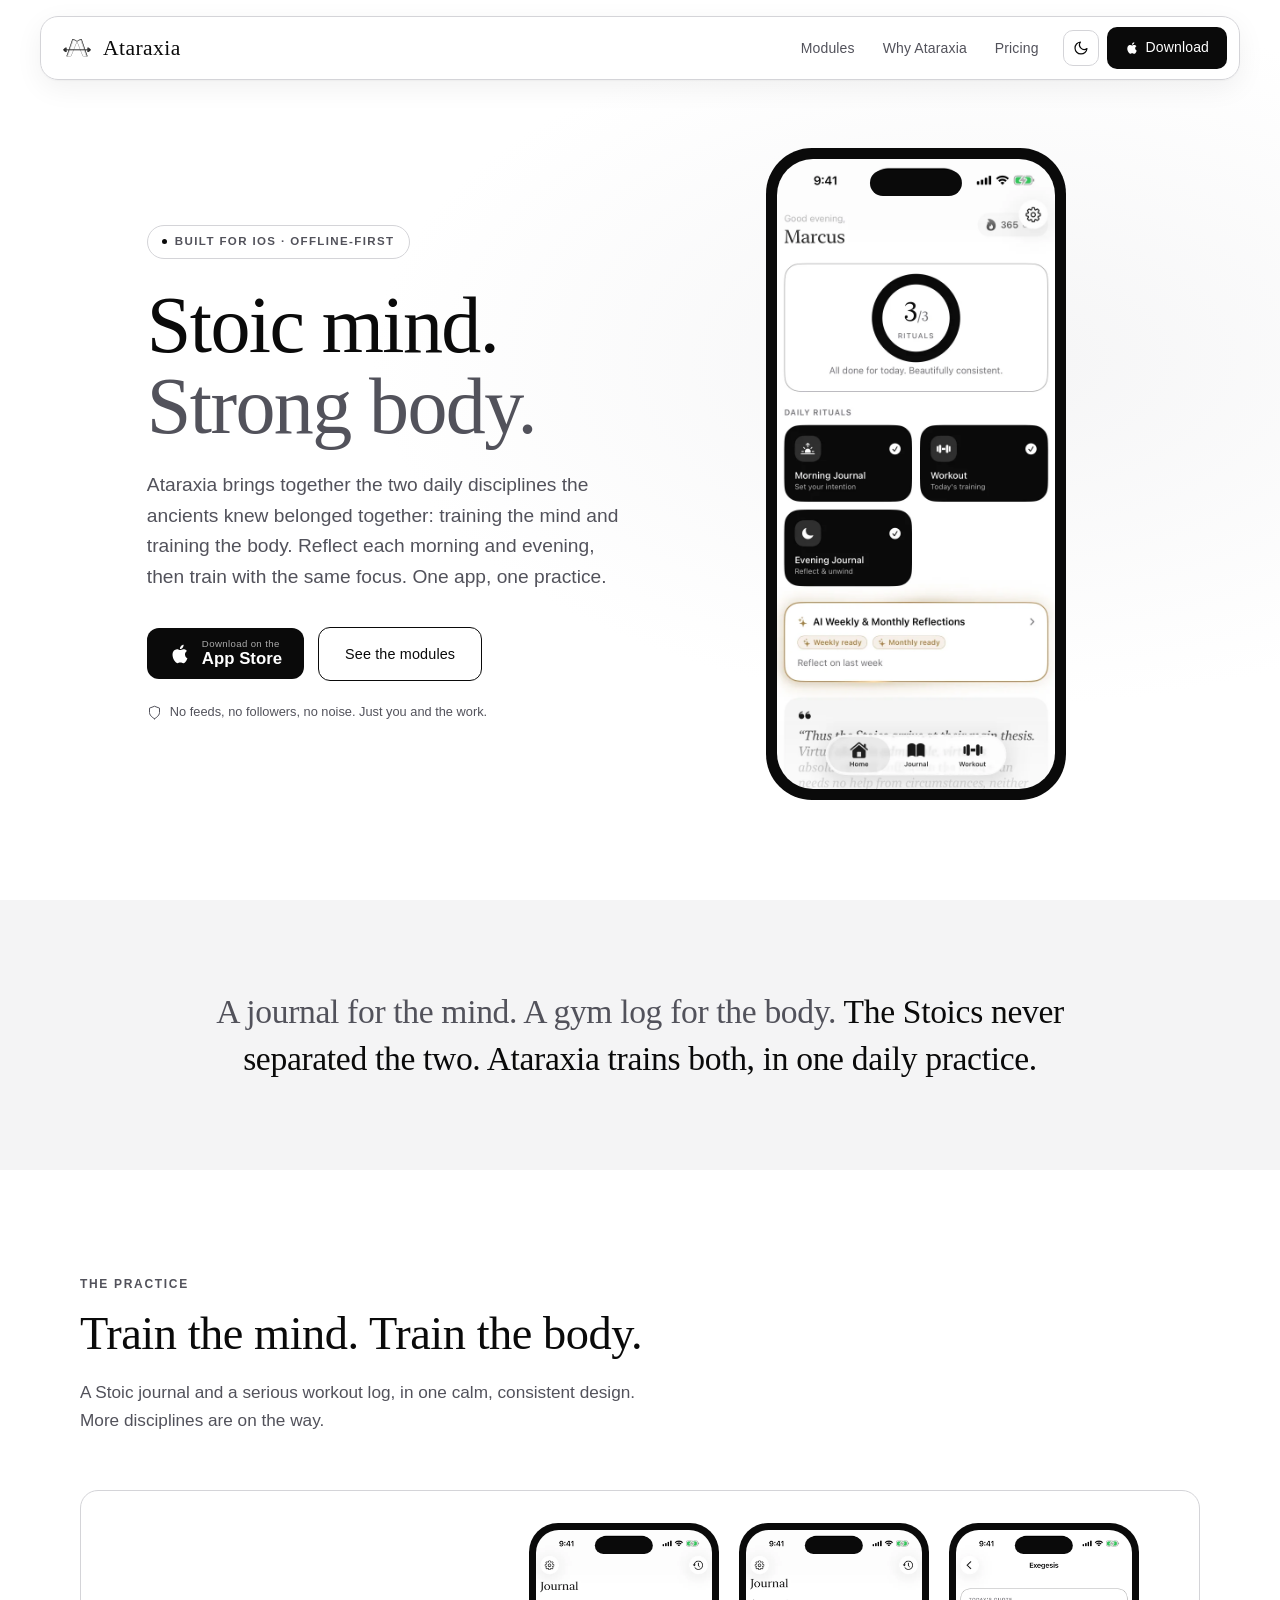
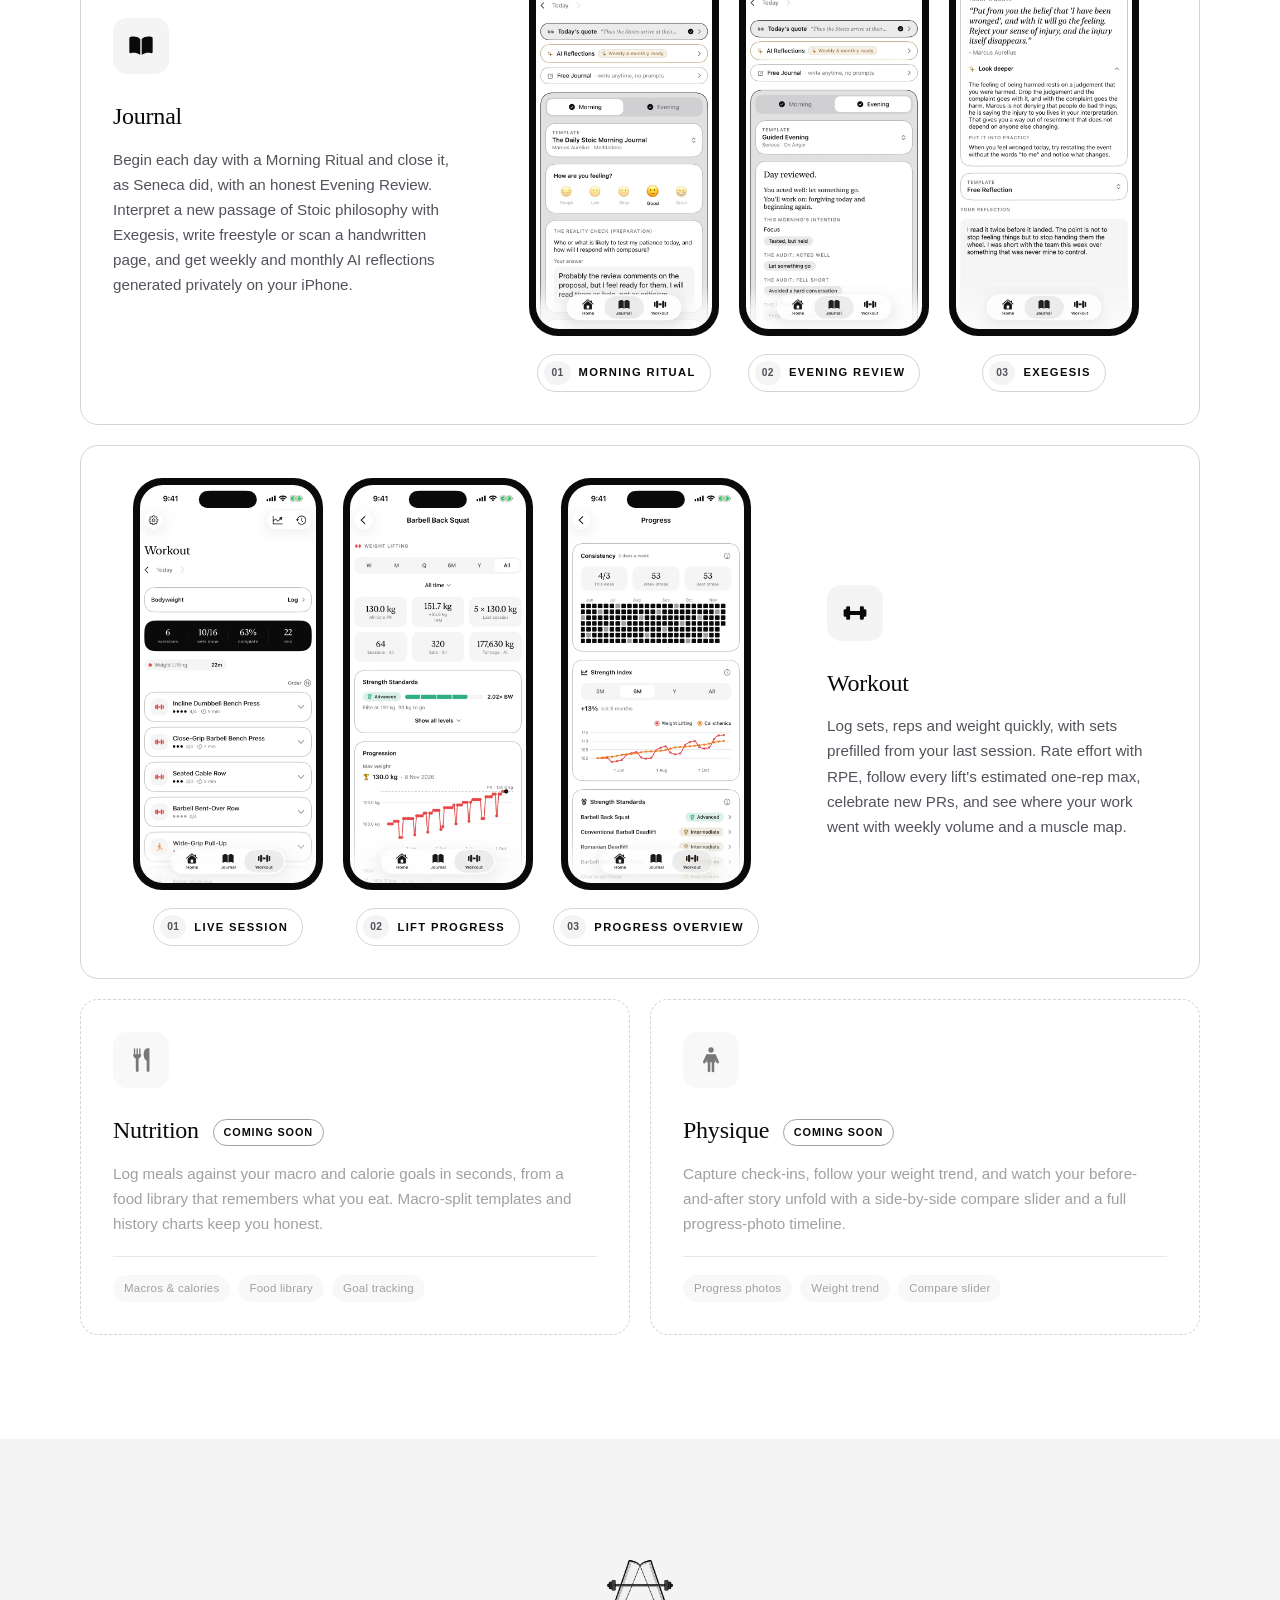
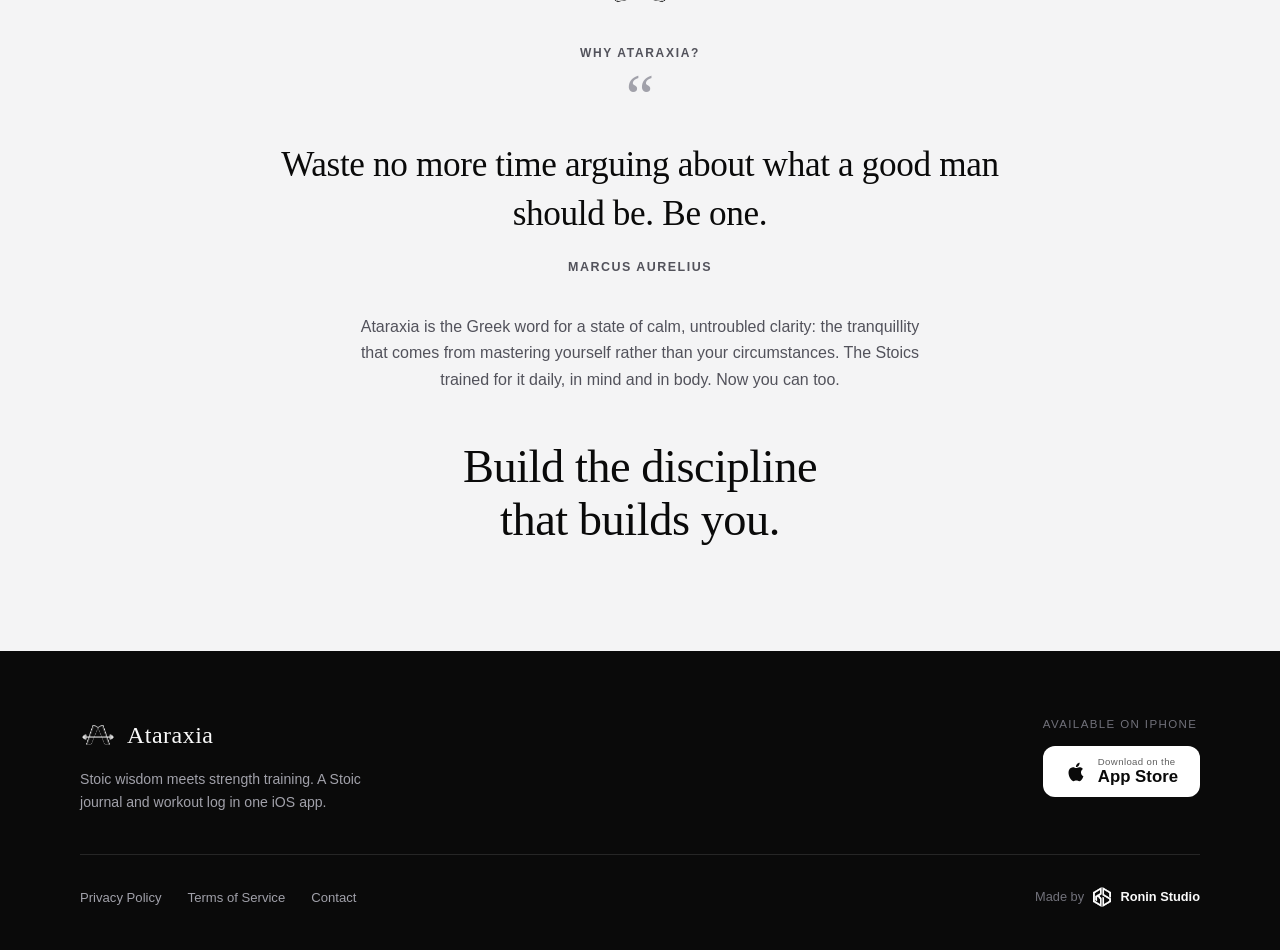
<file: index.html>
<!DOCTYPE html>
<html lang="en">
<head>
  <meta charset="UTF-8">
  <meta name="viewport" content="width=device-width, initial-scale=1.0">
  <title>Ataraxia - Stoic Journal &amp; Workout Log for iPhone</title>
  <meta name="description" content="Stoic wisdom meets strength training. Morning and evening Stoic journaling, private on-device AI reflections, and a workout log with RPE, PRs and progression. Offline-first, built for iOS.">
  <meta name="keywords" content="stoic journal, stoicism, diary, workout log, gym, lifting, strength, RPE, reflection, mindfulness, Marcus Aurelius, Seneca, iOS">
  <meta property="og:title" content="Ataraxia - Stoic mind. Strong body.">
  <meta property="og:description" content="Stoic wisdom meets strength training. A Stoic journal and workout log in one iOS app. One app, one practice.">
  <meta property="og:type" content="website">
  <meta name="twitter:card" content="summary_large_image">
  <meta name="twitter:title" content="Ataraxia - Stoic mind. Strong body.">
  <meta name="twitter:description" content="Stoic wisdom meets strength training. A Stoic journal and workout log in one iOS app.">
  <link rel="icon" type="image/png" href="assets/logo-mark.png">
  <link rel="icon" type="image/svg+xml" href="assets/favicon.svg">
  <link rel="apple-touch-icon" href="assets/logo.png">
  <script src="assets/theme.js"></script>
  <link rel="stylesheet" href="assets/site.css">
  <style>
    [data-theme="dark"] .cta-logo { filter: invert(1); }
    [data-theme="dark"] .phone { box-shadow: 0 0 0 1px var(--border-2); }

    /* ─── REVEAL ─── */
    .reveal {
      opacity: 0;
      transform: translateY(20px);
      transition: opacity 0.7s ease, transform 0.7s ease;
    }
    .reveal.visible { opacity: 1; transform: translateY(0); }
    @media (prefers-reduced-motion: reduce) {
      .reveal { opacity: 1; transform: none; transition: none; }
      html { scroll-behavior: auto; }
    }

    /* ─── SECTION SHARED ─── */
    section { padding: 104px 40px; }
    .container { max-width: 1120px; margin: 0 auto; }
    .section-label {
      font-family: var(--sans);
      font-size: 0.75rem;
      font-weight: 600;
      letter-spacing: 0.14em;
      text-transform: uppercase;
      color: var(--muted);
      margin-bottom: 14px;
    }
    .section-title {
      font-size: clamp(2rem, 4vw, 2.9rem);
      line-height: 1.14;
      letter-spacing: -0.01em;
      margin-bottom: 18px;
    }
    .section-sub {
      color: var(--muted);
      font-size: 1.075rem;
      max-width: 560px;
      line-height: 1.6;
    }
    .alt-bg { background: var(--secondary); }

    /* ─── HERO ─── */
    #hero {
      min-height: 100vh;
      display: flex;
      align-items: center;
      padding-top: 120px;
      padding-bottom: 72px;
      background:
        radial-gradient(ellipse 70% 55% at 78% 40%, var(--glow) 0%, transparent 70%),
        var(--bg);
    }
    .hero-inner {
      display: grid;
      grid-template-columns: 1.05fr 0.95fr;
      gap: 72px;
      align-items: center;
    }
    .hero-eyebrow {
      display: inline-flex;
      align-items: center;
      gap: 8px;
      font-family: var(--sans);
      font-size: 0.72rem;
      font-weight: 600;
      letter-spacing: 0.12em;
      text-transform: uppercase;
      color: var(--muted);
      border: 1px solid var(--border);
      padding: 6px 14px;
      border-radius: 999px;
      margin-bottom: 26px;
    }
    .hero-eyebrow .dot { width: 5px; height: 5px; border-radius: 50%; background: var(--fg); }
    .hero-title {
      font-size: clamp(3rem, 6.5vw, 5rem);
      line-height: 1.02;
      letter-spacing: -0.02em;
      margin-bottom: 22px;
    }
    .hero-title .line-2 { color: var(--muted); }
    .hero-sub {
      font-family: var(--sans);
      font-size: clamp(1.05rem, 1.6vw, 1.2rem);
      color: var(--muted);
      max-width: 480px;
      margin-bottom: 34px;
      line-height: 1.6;
    }
    .hero-cta { display: flex; gap: 14px; flex-wrap: wrap; align-items: center; }
    .hero-note {
      margin-top: 20px;
      font-size: 0.8rem;
      color: var(--muted);
      display: flex;
      align-items: center;
      gap: 8px;
    }
    .hero-note svg { width: 15px; height: 15px; }

    /* ─── PHONE FRAME (real screenshot) ─── */
    .phone-wrap { display: flex; justify-content: center; align-items: center; position: relative; }
    /* Frame proportions scale with --w so the same markup works at any size */
    .phone {
      --w: 300px;
      width: var(--w);
      aspect-ratio: 660 / 1434;
      background: #0A0A0A;
      border-radius: calc(var(--w) * 0.153);
      padding: calc(var(--w) * 0.037);
      position: relative;
    }
    .phone::before {
      content: '';
      position: absolute;
      top: calc(var(--w) * 0.073); left: 50%;
      transform: translateX(-50%);
      width: calc(var(--w) * 0.307); height: calc(var(--w) * 0.087);
      background: #0A0A0A;
      border-radius: calc(var(--w) * 0.047);
      z-index: 3;
    }
    .phone-screen {
      width: 100%; height: 100%;
      border-radius: calc(var(--w) * 0.12);
      overflow: hidden;
      background: #fff;
      display: block;
    }
    .phone-screen img { width: 100%; height: 100%; object-fit: cover; display: block; }

    /* ─── PROBLEM STRIP ─── */
    #problem { padding: 88px 40px; }
    .problem-inner { max-width: 900px; margin: 0 auto; text-align: center; }
    .problem-inner p {
      font-family: var(--serif);
      font-size: clamp(1.4rem, 3vw, 2.1rem);
      line-height: 1.4;
      color: var(--fg);
      letter-spacing: -0.01em;
    }
    .problem-inner .muted { color: var(--muted); }

    /* ─── MODULES ─── */
    .section-head { max-width: 620px; margin-bottom: 56px; }
    .modules-grid {
      display: grid;
      grid-template-columns: repeat(2, 1fr);
      gap: 20px;
    }
    .module-card {
      background: var(--card);
      border: 1px solid var(--border);
      border-radius: 18px;
      padding: 32px;
      transition: border-color 0.2s, transform 0.2s;
    }
    .module-tile {
      width: 56px; height: 56px;
      border-radius: 14px;
      background: var(--secondary);
      display: flex;
      align-items: center;
      justify-content: center;
      margin-bottom: 22px;
    }
    .module-tile svg { width: 28px; height: 28px; fill: var(--fg); }
    .module-card h3 { font-size: 1.5rem; margin-bottom: 10px; letter-spacing: -0.01em; }
    .module-card p { font-size: 0.95rem; color: var(--muted); line-height: 1.65; }
    .module-card .m-meta {
      margin-top: 20px;
      padding-top: 18px;
      border-top: 1px solid var(--border);
      display: flex;
      flex-wrap: wrap;
      gap: 8px;
    }
    .m-chip {
      font-size: 0.72rem;
      font-weight: 500;
      letter-spacing: 0.02em;
      color: var(--muted);
      background: var(--secondary);
      border-radius: 999px;
      padding: 4px 11px;
    }
    .module-card.soon { background: transparent; border-style: dashed; }
    .module-card.soon .module-tile, .module-card.soon p, .module-card.soon .m-meta { opacity: 0.55; }
    .soon-badge {
      display: inline-block;
      vertical-align: middle;
      margin-left: 8px;
      font-family: var(--sans);
      font-size: 0.68rem;
      font-weight: 600;
      letter-spacing: 0.08em;
      text-transform: uppercase;
      color: var(--fg);
      border: 1px solid var(--border-2);
      border-radius: 999px;
      padding: 3px 10px;
    }
    @media (hover: hover) {
      .module-card:hover { border-color: var(--border-2); transform: translateY(-3px); }
    }

    /* Featured modules span the grid with screenshots beside the copy */
    .module-card.featured {
      grid-column: 1 / -1;
      display: grid;
      grid-template-columns: minmax(0, 340px) 1fr;
      gap: 48px;
      align-items: center;
    }
    .module-card.featured.reverse { grid-template-columns: 1fr minmax(0, 340px); }
    .module-card.featured.reverse .module-copy { order: 2; }
    .screens-row { display: flex; justify-content: center; gap: 20px; counter-reset: shot; }
    .shot { display: flex; flex-direction: column; align-items: center; gap: 18px; flex-shrink: 0; counter-increment: shot; }
    .shot figcaption {
      display: inline-flex;
      align-items: center;
      gap: 8px;
      font-size: 0.7rem;
      font-weight: 600;
      letter-spacing: 0.12em;
      text-transform: uppercase;
      color: var(--fg);
      background: var(--card);
      border: 1px solid var(--border);
      border-radius: 999px;
      padding: 6px 14px 6px 6px;
    }
    .shot figcaption::before {
      content: counter(shot, decimal-leading-zero);
      font-size: 0.64rem;
      letter-spacing: 0.04em;
      color: var(--muted);
      background: var(--secondary);
      border-radius: 999px;
      padding: 3px 7px;
    }
    .phone-sm { --w: 190px; }
    @media (max-width: 1100px) {
      .module-card.featured, .module-card.featured.reverse { grid-template-columns: 1fr; }
      .module-card.featured.reverse .module-copy { order: 0; }
    }

    /* ─── REFLECTION / STOIC THREAD ─── */
    #why { text-align: center; }
    .reflect-inner { max-width: 720px; margin: 0 auto; }
    .reflect-inner .cta-logo { width: 76px; height: 76px; display: block; margin: 0 auto 24px; }
    .reflect-inner .section-title { max-width: 640px; margin: 48px auto 0; text-wrap: balance; }
    .reflect-mark { font-family: var(--serif); font-size: 4rem; line-height: 0.6; color: var(--border-2); }
    .reflect-quote {
      font-family: var(--serif);
      font-size: clamp(1.5rem, 3.2vw, 2.2rem);
      line-height: 1.4;
      letter-spacing: -0.01em;
      margin: 24px 0 18px;
    }
    .reflect-attr {
      font-size: 0.78rem; font-weight: 600; letter-spacing: 0.12em;
      text-transform: uppercase; color: var(--muted);
    }
    .reflect-note {
      margin-top: 36px; color: var(--muted);
      font-size: 1rem; max-width: 560px;
      margin-left: auto; margin-right: auto; line-height: 1.65;
    }

    /* ─── RESPONSIVE ─── */
    @media (max-width: 900px) {
      .hero-inner { grid-template-columns: 1fr; text-align: center; gap: 48px; }
      .hero-eyebrow, .hero-cta { justify-content: center; }
      .hero-sub { margin-left: auto; margin-right: auto; }
      .hero-note { flex-direction: column; gap: 7px; text-align: center; }
      .phone-wrap { order: -1; }
      .screens-row {
        justify-content: flex-start;
        overflow-x: auto;
        scroll-snap-type: x mandatory;
        gap: 20px;
        margin: 0 -32px;
        padding: 0 32px 8px;
      }
      .shot { scroll-snap-align: center; }
      /* Centres the row when it fits without clipping it when it scrolls */
      .shot:first-child { margin-left: auto; }
      .shot:last-child { margin-right: auto; }
    }
    @media (max-width: 768px) {
      section { padding: 72px 20px; }
      #problem { padding: 64px 20px; }
      .modules-grid { grid-template-columns: 1fr; }
      .section-head { margin-bottom: 40px; text-align: center; }
      .section-head .section-sub { margin-left: auto; margin-right: auto; }
    }
    @media (max-width: 420px) {
      .hero-cta { flex-direction: column; align-items: center; width: 100%; }
      .hero-cta .btn, .hero-cta .btn-appstore { width: 100%; justify-content: center; max-width: 300px; }
      .phone:not(.phone-sm) { --w: 260px; }
    }
  </style>
</head>
<body>

  <!-- NAV -->
  <nav>
    <a class="nav-logo" href="#"><img src="assets/logo-mark.png" alt="Ataraxia logo">Ataraxia</a>
    <ul class="nav-links">
      <li><a href="#modules">Modules</a></li>
      <li><a href="#why">Why Ataraxia</a></li>
      <li class="nav-pricing-item"><a href="pricing.html">Pricing</a></li>
      <li class="nav-theme-item">
        <button class="theme-toggle" type="button" aria-label="Toggle dark mode"><svg class="only-light" viewBox="0 0 24 24" fill="none" stroke="currentColor" stroke-width="1.8" stroke-linecap="round" stroke-linejoin="round"><path d="M21 12.79A9 9 0 1 1 11.21 3 7 7 0 0 0 21 12.79z"/></svg><svg class="only-dark" viewBox="0 0 24 24" fill="none" stroke="currentColor" stroke-width="1.8" stroke-linecap="round"><circle cx="12" cy="12" r="4"/><path d="M12 2v2M12 20v2M4.93 4.93l1.41 1.41M17.66 17.66l1.41 1.41M2 12h2M20 12h2M4.93 19.07l1.41-1.41M17.66 6.34l1.41-1.41"/></svg></button>
      </li>
      <li class="nav-cta-item">
        <a class="nav-download" href="#download" aria-label="Download Ataraxia">
          <svg viewBox="0 0 24 24" fill="currentColor"><path d="M18.71 19.5c-.83 1.24-1.71 2.45-3.05 2.47-1.34.03-1.77-.79-3.29-.79-1.53 0-2 .77-3.27.82-1.31.05-2.3-1.32-3.14-2.53C4.25 17 2.94 12.45 4.7 9.39c.87-1.52 2.43-2.48 4.12-2.51 1.28-.02 2.5.87 3.29.87.78 0 2.26-1.07 3.8-.91.65.03 2.47.26 3.64 1.98-.09.06-2.17 1.28-2.15 3.81.03 3.02 2.65 4.03 2.68 4.04-.03.07-.42 1.44-1.38 2.83M13 3.5c.73-.83 1.94-1.46 2.94-1.5.13 1.17-.34 2.35-1.04 3.19-.69.85-1.83 1.51-2.95 1.42-.15-1.15.41-2.35 1.05-3.11z"/></svg>
          <span class="nav-download-label">Download</span>
        </a>
      </li>
    </ul>
  </nav>

  <!-- HERO -->
  <section id="hero">
    <div class="container">
      <div class="hero-inner">
        <div>
          <span class="hero-eyebrow"><span class="dot"></span>Built for iOS &middot; Offline-first</span>
          <h1 class="hero-title reveal">Stoic mind.<br><span class="line-2">Strong body.</span></h1>
          <p class="hero-sub reveal">Ataraxia brings together the two daily disciplines the ancients knew belonged together: training the mind and training the body. Reflect each morning and evening, then train with the same focus. One app, one practice.</p>
          <div class="hero-cta reveal">
            <a href="#download" class="btn-appstore">
              <svg viewBox="0 0 24 24" fill="currentColor"><path d="M18.71 19.5c-.83 1.24-1.71 2.45-3.05 2.47-1.34.03-1.77-.79-3.29-.79-1.53 0-2 .77-3.27.82-1.31.05-2.3-1.32-3.14-2.53C4.25 17 2.94 12.45 4.7 9.39c.87-1.52 2.43-2.48 4.12-2.51 1.28-.02 2.5.87 3.29.87.78 0 2.26-1.07 3.8-.91.65.03 2.47.26 3.64 1.98-.09.06-2.17 1.28-2.15 3.81.03 3.02 2.65 4.03 2.68 4.04-.03.07-.42 1.44-1.38 2.83M13 3.5c.73-.83 1.94-1.46 2.94-1.5.13 1.17-.34 2.35-1.04 3.19-.69.85-1.83 1.51-2.95 1.42-.15-1.15.41-2.35 1.05-3.11z"/></svg>
              <span class="as-text"><span class="as-small">Download on the</span><span class="as-big">App Store</span></span>
            </a>
            <a href="#modules" class="btn btn-outline">See the modules</a>
          </div>
          <p class="hero-note reveal">
            <svg viewBox="0 0 24 24" fill="none" stroke="currentColor" stroke-width="1.6" stroke-linecap="round" stroke-linejoin="round"><path d="M12 22s8-4 8-10V5l-8-3-8 3v7c0 6 8 10 8 10z"/></svg>
            No feeds, no followers, no noise. Just you and the work.
          </p>
        </div>

        <div class="phone-wrap reveal">
          <div class="phone">
            <div class="phone-screen">
              <img class="only-light" src="assets/screenshots/dashboard-light.webp" alt="Ataraxia dashboard showing daily rituals, a completion ring, and a streak counter" loading="eager" width="660" height="1434"><img class="only-dark" src="assets/screenshots/dashboard-dark.webp" alt="Ataraxia dashboard showing daily rituals, a completion ring, and a streak counter" loading="eager" width="660" height="1434">
            </div>
          </div>
        </div>
      </div>
    </div>
  </section>

  <!-- PROBLEM / REFRAME -->
  <section id="problem" class="alt-bg">
    <div class="problem-inner reveal">
      <p><span class="muted">A journal for the mind. A gym log for the body.</span> The Stoics never separated the two. Ataraxia trains both, in one daily practice.</p>
    </div>
  </section>

  <!-- MODULES -->
  <section id="modules">
    <div class="container">
      <div class="section-head reveal">
        <p class="section-label">The practice</p>
        <h2 class="section-title">Train the mind. Train the body.</h2>
        <p class="section-sub">A Stoic journal and a serious workout log, in one calm, consistent design. More disciplines are on the way.</p>
      </div>
      <div class="modules-grid">

        <!-- Journal -->
        <div class="module-card featured reveal">
          <div class="module-copy">
            <div class="module-tile">
              <svg viewBox="0 0 24 24"><path d="M11.2 5.9C9.85 4.62 7.75 3.9 5.7 3.9c-1.05 0-2.05.14-3 .43-.42.13-.7.52-.7.96v11.9c0 .64.62 1.1 1.25.92.77-.22 1.6-.34 2.45-.34 1.9 0 3.68.55 5 1.5.4.29.7-.02.7-.5V5.9zM12.8 5.9C14.15 4.62 16.25 3.9 18.3 3.9c1.05 0 2.05.14 3 .43.42.13.7.52.7.96v11.9c0 .64-.62 1.1-1.25.92-.77-.22-1.6-.34-2.45-.34-1.9 0-3.68.55-5 1.5-.4.29-.7-.02-.7-.5V5.9z"/></svg>
            </div>
            <h3>Journal</h3>
            <p>Begin each day with a Morning Ritual and close it, as Seneca did, with an honest Evening Review. Interpret a new passage of Stoic philosophy with Exegesis, write freestyle or scan a handwritten page, and get weekly and monthly AI reflections generated privately on your iPhone.</p>
          </div>
          <div class="screens-row">
            <figure class="shot">
              <div class="phone phone-sm"><div class="phone-screen"><img class="only-light" src="assets/screenshots/morning-light.webp" alt="Morning journal with a mood check-in and a guided Stoic template" loading="lazy" width="660" height="1434"><img class="only-dark" src="assets/screenshots/morning-dark.webp" alt="Morning journal with a mood check-in and a guided Stoic template" loading="lazy" width="660" height="1434"></div></div>
              <figcaption>Morning ritual</figcaption>
            </figure>
            <figure class="shot">
              <div class="phone phone-sm"><div class="phone-screen"><img class="only-light" src="assets/screenshots/evening-light.webp" alt="Evening review summarising what went well and what fell short" loading="lazy" width="660" height="1434"><img class="only-dark" src="assets/screenshots/evening-dark.webp" alt="Evening review summarising what went well and what fell short" loading="lazy" width="660" height="1434"></div></div>
              <figcaption>Evening review</figcaption>
            </figure>
            <figure class="shot">
              <div class="phone phone-sm"><div class="phone-screen"><img class="only-light" src="assets/screenshots/exegesis-light.webp" alt="Exegesis screen interpreting a Marcus Aurelius passage" loading="lazy" width="660" height="1434"><img class="only-dark" src="assets/screenshots/exegesis-dark.webp" alt="Exegesis screen interpreting a Marcus Aurelius passage" loading="lazy" width="660" height="1434"></div></div>
              <figcaption>Exegesis</figcaption>
            </figure>
          </div>
        </div>

        <!-- Workout -->
        <div class="module-card featured reverse reveal">
          <div class="module-copy">
            <div class="module-tile">
              <svg viewBox="0 0 24 24"><path d="M20.6 8.7h-1V7.3a1.15 1.15 0 0 0-1.15-1.15h-1.1A1.15 1.15 0 0 0 16.2 7.3v3.05H7.8V7.3a1.15 1.15 0 0 0-1.15-1.15h-1.1A1.15 1.15 0 0 0 4.4 7.3v1.4h-1a1.15 1.15 0 0 0-1.15 1.15v4.3A1.15 1.15 0 0 0 3.4 15.3h1v1.4a1.15 1.15 0 0 0 1.15 1.15h1.1A1.15 1.15 0 0 0 7.8 16.7v-3.05h8.4v3.05a1.15 1.15 0 0 0 1.15 1.15h1.1a1.15 1.15 0 0 0 1.15-1.15v-1.4h1a1.15 1.15 0 0 0 1.15-1.15v-4.3A1.15 1.15 0 0 0 20.6 8.7z"/></svg>
            </div>
            <h3>Workout</h3>
            <p>Log sets, reps and weight quickly, with sets prefilled from your last session. Rate effort with RPE, follow every lift's estimated one-rep max, celebrate new PRs, and see where your work went with weekly volume and a muscle map.</p>
          </div>
          <div class="screens-row">
            <figure class="shot">
              <div class="phone phone-sm"><div class="phone-screen"><img class="only-light" src="assets/screenshots/workout-session-light.webp" alt="Active workout session listing exercises with sets completed" loading="lazy" width="660" height="1434"><img class="only-dark" src="assets/screenshots/workout-session-dark.webp" alt="Active workout session listing exercises with sets completed" loading="lazy" width="660" height="1434"></div></div>
              <figcaption>Live session</figcaption>
            </figure>
            <figure class="shot">
              <div class="phone phone-sm"><div class="phone-screen"><img class="only-light" src="assets/screenshots/lift-progress-light.webp" alt="Barbell back squat progress with personal records and strength standards" loading="lazy" width="660" height="1434"><img class="only-dark" src="assets/screenshots/lift-progress-dark.webp" alt="Barbell back squat progress with personal records and strength standards" loading="lazy" width="660" height="1434"></div></div>
              <figcaption>Lift progress</figcaption>
            </figure>
            <figure class="shot">
              <div class="phone phone-sm"><div class="phone-screen"><img class="only-light" src="assets/screenshots/workout-progress-light.webp" alt="Workout progress with consistency heatmap, Strength Index and muscle map" loading="lazy" width="660" height="1434"><img class="only-dark" src="assets/screenshots/workout-progress-dark.webp" alt="Workout progress with consistency heatmap, Strength Index and muscle map" loading="lazy" width="660" height="1434"></div></div>
              <figcaption>Progress overview</figcaption>
            </figure>
          </div>
        </div>

        <!-- Nutrition -->
        <div class="module-card soon reveal">
          <div class="module-tile">
            <svg viewBox="0 0 24 24"><rect x="5.9" y="2" width="1.15" height="6" rx="0.55"/><rect x="8.15" y="2" width="1.15" height="6" rx="0.55"/><rect x="10.4" y="2" width="1.15" height="6" rx="0.55"/><path d="M5.3 7h6.9v.7a3.35 3.35 0 0 1-2.25 3.16V21a1.2 1.2 0 0 1-2.4 0V10.86A3.35 3.35 0 0 1 5.3 7.7z"/><path d="M17.5 2c-1.8 0-3.25 2.4-3.25 5.35 0 2.6 1.12 4.76 2.6 5.24V21a1.2 1.2 0 0 0 2.4 0V2.02C18.66 2.01 18.08 2 17.5 2z"/></svg>
          </div>
          <h3>Nutrition <span class="soon-badge">Coming soon</span></h3>
          <p>Log meals against your macro and calorie goals in seconds, from a food library that remembers what you eat. Macro-split templates and history charts keep you honest.</p>
          <div class="m-meta">
            <span class="m-chip">Macros &amp; calories</span>
            <span class="m-chip">Food library</span>
            <span class="m-chip">Goal tracking</span>
          </div>
        </div>

        <!-- Physique -->
        <div class="module-card soon reveal">
          <div class="module-tile">
            <svg viewBox="0 0 24 24"><circle cx="12" cy="3.4" r="2.3"/><path d="M9.7 7h4.6a1.6 1.6 0 0 1 1.6 1.6V14H8.1V8.6A1.6 1.6 0 0 1 9.7 7z"/><g fill="none" stroke="var(--fg)" stroke-width="2.2" stroke-linecap="round"><path d="M8.9 8 6.2 13.8"/><path d="M15.1 8l2.7 5.8"/><path d="M10.3 13.5v8"/><path d="M13.7 13.5v8"/></g></svg>
          </div>
          <h3>Physique <span class="soon-badge">Coming soon</span></h3>
          <p>Capture check-ins, follow your weight trend, and watch your before-and-after story unfold with a side-by-side compare slider and a full progress-photo timeline.</p>
          <div class="m-meta">
            <span class="m-chip">Progress photos</span>
            <span class="m-chip">Weight trend</span>
            <span class="m-chip">Compare slider</span>
          </div>
        </div>

      </div>
    </div>
  </section>

  <!-- WHY ATARAXIA -->
  <section id="why" class="alt-bg">
    <div class="reflect-inner reveal">
      <img class="cta-logo" src="assets/logo-mark.png" alt="Ataraxia">
      <p class="section-label">Why Ataraxia?</p>
      <div class="reflect-mark">&ldquo;</div>
      <p class="reflect-quote">Waste no more time arguing about what a good man should be. Be one.</p>
      <p class="reflect-attr">Marcus Aurelius</p>
      <p class="reflect-note">Ataraxia is the Greek word for a state of calm, untroubled clarity: the tranquillity that comes from mastering yourself rather than your circumstances. The Stoics trained for it daily, in mind and in body. Now you can too.</p>
      <h2 class="section-title">Build the discipline that builds you.</h2>
    </div>
  </section>

  <!-- FOOTER -->
  <footer>
    <div class="footer-inner">
      <div class="footer-top">
        <div class="footer-brand">
          <div class="footer-logo"><img src="assets/logo-mark.png" alt="">Ataraxia</div>
          <p>Stoic wisdom meets strength training. A Stoic journal and workout log in one iOS app.</p>
        </div>
        <div class="footer-cta" id="download">
          <span class="fc-label">Available on iPhone</span>
          <a href="#" class="btn-appstore invert">
            <svg viewBox="0 0 24 24" fill="currentColor"><path d="M18.71 19.5c-.83 1.24-1.71 2.45-3.05 2.47-1.34.03-1.77-.79-3.29-.79-1.53 0-2 .77-3.27.82-1.31.05-2.3-1.32-3.14-2.53C4.25 17 2.94 12.45 4.7 9.39c.87-1.52 2.43-2.48 4.12-2.51 1.28-.02 2.5.87 3.29.87.78 0 2.26-1.07 3.8-.91.65.03 2.47.26 3.64 1.98-.09.06-2.17 1.28-2.15 3.81.03 3.02 2.65 4.03 2.68 4.04-.03.07-.42 1.44-1.38 2.83M13 3.5c.73-.83 1.94-1.46 2.94-1.5.13 1.17-.34 2.35-1.04 3.19-.69.85-1.83 1.51-2.95 1.42-.15-1.15.41-2.35 1.05-3.11z"/></svg>
            <span class="as-text"><span class="as-small">Download on the</span><span class="as-big">App Store</span></span>
          </a>
        </div>
      </div>
      <div class="footer-bottom">
        <ul class="footer-links">
          <li><a href="privacy.html">Privacy Policy</a></li>
          <li><a href="terms.html">Terms of Service</a></li>
          <li><a href="mailto:hello@roninstudio.com.au">Contact</a></li>
        </ul>
        <a class="footer-credit" href="https://roninstudio.com.au/" target="_blank" rel="noopener">
          Made by <img src="assets/ronin-studio.png" alt="Ronin Studio logo"> <strong>Ronin Studio</strong>
        </a>
      </div>
    </div>
  </footer>

  <script>
    const observer = new IntersectionObserver(
      (entries) => entries.forEach(e => { if (e.isIntersecting) { e.target.classList.add('visible'); observer.unobserve(e.target); } }),
      { threshold: 0.12 }
    );
    document.querySelectorAll('.reveal').forEach(el => observer.observe(el));
  </script>
</body>
</html>
</file>
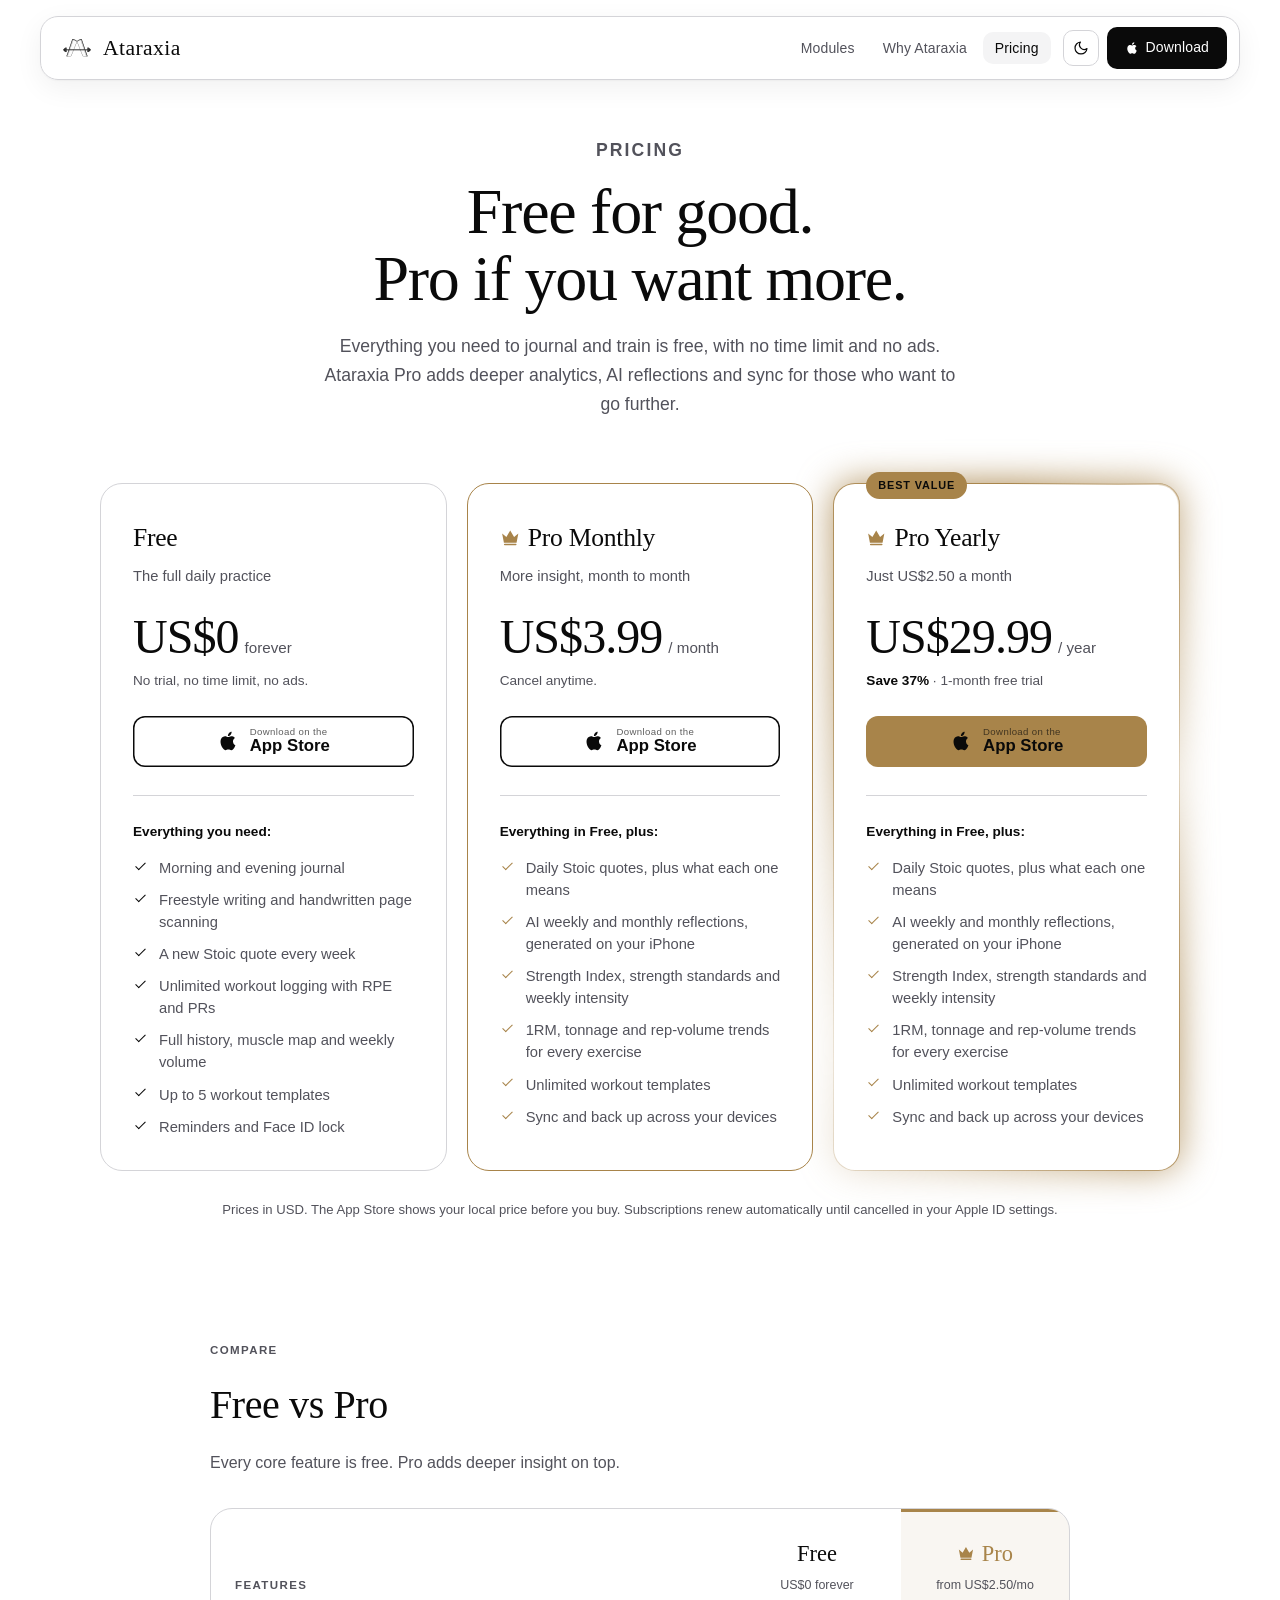
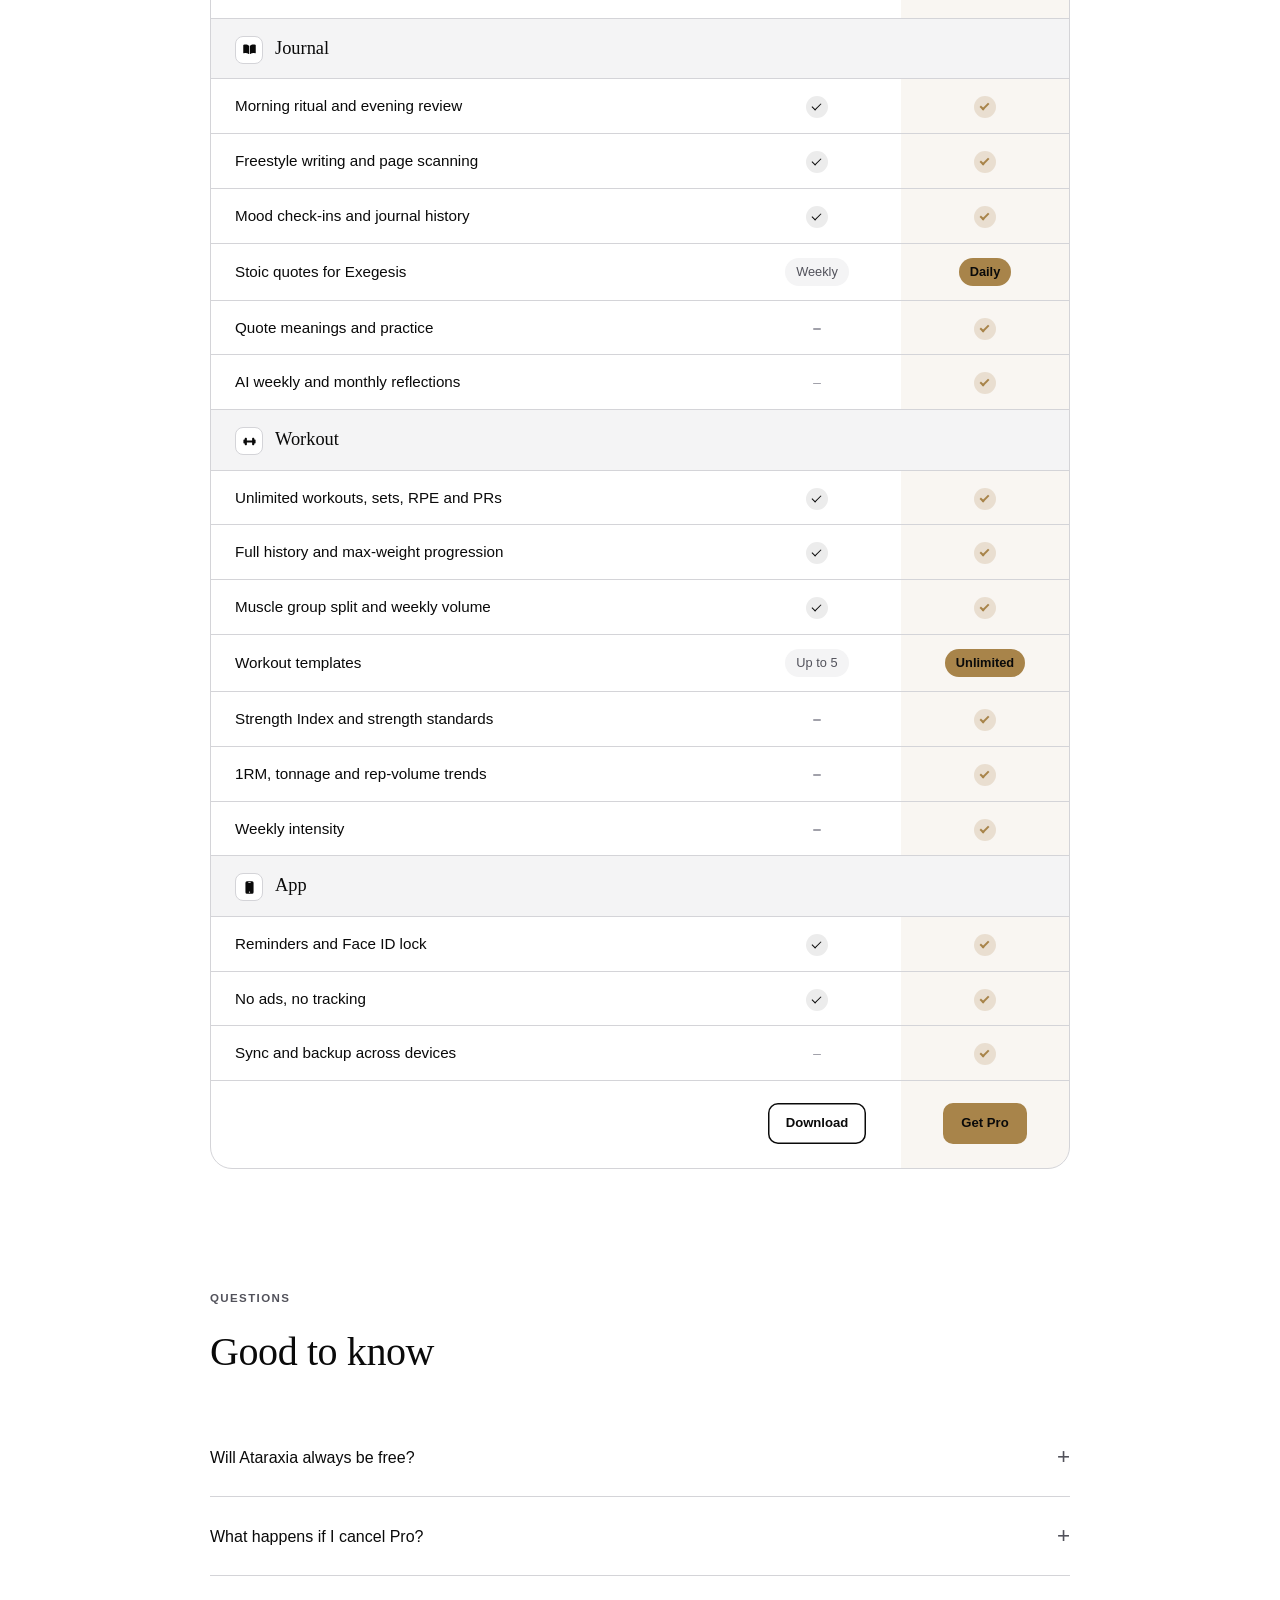
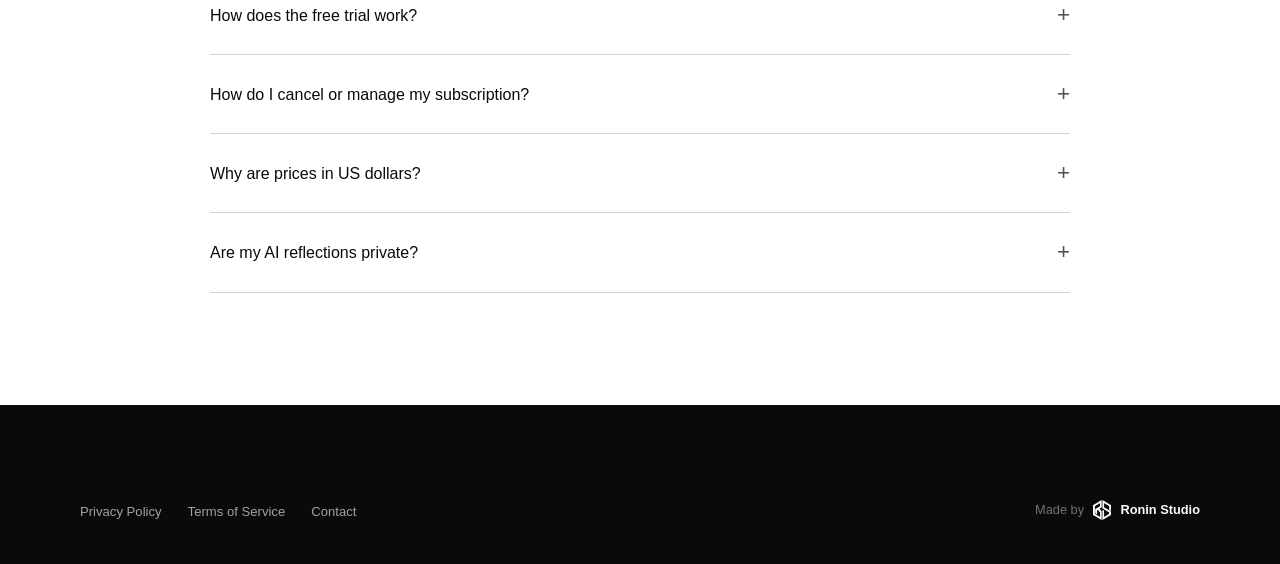
<file: pricing.html>
<!DOCTYPE html>
<html lang="en">
<head>
  <meta charset="UTF-8">
  <meta name="viewport" content="width=device-width, initial-scale=1.0">
  <title>Pricing - Ataraxia</title>
  <meta name="description" content="Ataraxia is free for good. Ataraxia Pro adds AI reflections, strength insights, daily quotes and sync.">
  <link rel="icon" type="image/png" href="assets/logo-mark.png">
  <link rel="icon" type="image/svg+xml" href="assets/favicon.svg">
  <link rel="apple-touch-icon" href="assets/logo.png">
  <script src="assets/theme.js"></script>
  <link rel="stylesheet" href="assets/site.css">
  <link rel="stylesheet" href="assets/pricing.css">
</head>
<body>

  <nav>
    <a class="nav-logo" href="index.html"><img src="assets/logo-mark.png" alt="Ataraxia logo">Ataraxia</a>
    <ul class="nav-links">
      <li><a href="index.html#modules">Modules</a></li>
      <li><a href="index.html#why">Why Ataraxia</a></li>
      <li class="nav-pricing-item"><a href="pricing.html" aria-current="page">Pricing</a></li>
      <li class="nav-theme-item">
        <button class="theme-toggle" type="button" aria-label="Toggle dark mode"><svg class="only-light" viewBox="0 0 24 24" fill="none" stroke="currentColor" stroke-width="1.8" stroke-linecap="round" stroke-linejoin="round"><path d="M21 12.79A9 9 0 1 1 11.21 3 7 7 0 0 0 21 12.79z"/></svg><svg class="only-dark" viewBox="0 0 24 24" fill="none" stroke="currentColor" stroke-width="1.8" stroke-linecap="round"><circle cx="12" cy="12" r="4"/><path d="M12 2v2M12 20v2M4.93 4.93l1.41 1.41M17.66 17.66l1.41 1.41M2 12h2M20 12h2M4.93 19.07l1.41-1.41M17.66 6.34l1.41-1.41"/></svg></button>
      </li>
      <li class="nav-cta-item">
        <a class="nav-download" href="index.html#download" aria-label="Download Ataraxia">
          <svg viewBox="0 0 24 24" fill="currentColor"><path d="M18.71 19.5c-.83 1.24-1.71 2.45-3.05 2.47-1.34.03-1.77-.79-3.29-.79-1.53 0-2 .77-3.27.82-1.31.05-2.3-1.32-3.14-2.53C4.25 17 2.94 12.45 4.7 9.39c.87-1.52 2.43-2.48 4.12-2.51 1.28-.02 2.5.87 3.29.87.78 0 2.26-1.07 3.8-.91.65.03 2.47.26 3.64 1.98-.09.06-2.17 1.28-2.15 3.81.03 3.02 2.65 4.03 2.68 4.04-.03.07-.42 1.44-1.38 2.83M13 3.5c.73-.83 1.94-1.46 2.94-1.5.13 1.17-.34 2.35-1.04 3.19-.69.85-1.83 1.51-2.95 1.42-.15-1.15.41-2.35 1.05-3.11z"/></svg>
          <span class="nav-download-label">Download</span>
        </a>
      </li>
    </ul>
  </nav>

  <main class="pricing">
    <div class="pricing-inner">
      <header class="pricing-header">
        <p class="pricing-eyebrow">Pricing</p>
        <h1>Free for good.<br>Pro if you want more.</h1>
        <p>Everything you need to journal and train is free, with no time limit and no ads. Ataraxia Pro adds deeper analytics, AI reflections and sync for those who want to go further.</p>
      </header>

      <div class="plans">
        <div class="plan">
          <h2>Free</h2>
          <p class="plan-tagline">The full daily practice</p>
          <p class="plan-price"><strong>US$0</strong><span>forever</span></p>
          <p class="plan-note">No trial, no time limit, no ads.</p>
          <a href="#" class="btn-appstore plan-cta btn-appstore-outline">
            <svg viewBox="0 0 24 24" fill="currentColor"><path d="M18.71 19.5c-.83 1.24-1.71 2.45-3.05 2.47-1.34.03-1.77-.79-3.29-.79-1.53 0-2 .77-3.27.82-1.31.05-2.3-1.32-3.14-2.53C4.25 17 2.94 12.45 4.7 9.39c.87-1.52 2.43-2.48 4.12-2.51 1.28-.02 2.5.87 3.29.87.78 0 2.26-1.07 3.8-.91.65.03 2.47.26 3.64 1.98-.09.06-2.17 1.28-2.15 3.81.03 3.02 2.65 4.03 2.68 4.04-.03.07-.42 1.44-1.38 2.83M13 3.5c.73-.83 1.94-1.46 2.94-1.5.13 1.17-.34 2.35-1.04 3.19-.69.85-1.83 1.51-2.95 1.42-.15-1.15.41-2.35 1.05-3.11z"/></svg>
            <span class="as-text"><span class="as-small">Download on the</span><span class="as-big">App Store</span></span>
          </a>
          <p class="plan-includes">Everything you need:</p>
          <ul>
            <li>Morning and evening journal</li>
            <li>Freestyle writing and handwritten page scanning</li>
            <li>A new Stoic quote every week</li>
            <li>Unlimited workout logging with RPE and PRs</li>
            <li>Full history, muscle map and weekly volume</li>
            <li>Up to 5 workout templates</li>
            <li>Reminders and Face ID lock</li>
          </ul>
        </div>
        <div class="plan pro">
          <h2><svg class="crown" viewBox="0 0 24 24" fill="currentColor" aria-hidden="true"><path d="M2.5 7.5l5 4.2L12 4l4.5 7.7 5-4.2-2.1 11H4.6z"/><rect x="4.6" y="19.6" width="14.8" height="1.9" rx="0.95"/></svg>Pro Monthly</h2>
          <p class="plan-tagline">More insight, month to month</p>
          <p class="plan-price"><strong>US$3.99</strong><span>/ month</span></p>
          <p class="plan-note">Cancel anytime.</p>
          <a href="#" class="btn-appstore plan-cta btn-appstore-outline">
            <svg viewBox="0 0 24 24" fill="currentColor"><path d="M18.71 19.5c-.83 1.24-1.71 2.45-3.05 2.47-1.34.03-1.77-.79-3.29-.79-1.53 0-2 .77-3.27.82-1.31.05-2.3-1.32-3.14-2.53C4.25 17 2.94 12.45 4.7 9.39c.87-1.52 2.43-2.48 4.12-2.51 1.28-.02 2.5.87 3.29.87.78 0 2.26-1.07 3.8-.91.65.03 2.47.26 3.64 1.98-.09.06-2.17 1.28-2.15 3.81.03 3.02 2.65 4.03 2.68 4.04-.03.07-.42 1.44-1.38 2.83M13 3.5c.73-.83 1.94-1.46 2.94-1.5.13 1.17-.34 2.35-1.04 3.19-.69.85-1.83 1.51-2.95 1.42-.15-1.15.41-2.35 1.05-3.11z"/></svg>
            <span class="as-text"><span class="as-small">Download on the</span><span class="as-big">App Store</span></span>
          </a>
          <p class="plan-includes">Everything in Free, plus:</p>
          <ul>
            <li>Daily Stoic quotes, plus what each one means</li>
            <li>AI weekly and monthly reflections, generated on your iPhone</li>
            <li>Strength Index, strength standards and weekly intensity</li>
            <li>1RM, tonnage and rep-volume trends for every exercise</li>
            <li>Unlimited workout templates</li>
            <li>Sync and back up across your devices</li>
          </ul>
        </div>
        <div class="plan pro featured">
          <span class="plan-badge">Best value</span>
          <h2><svg class="crown" viewBox="0 0 24 24" fill="currentColor" aria-hidden="true"><path d="M2.5 7.5l5 4.2L12 4l4.5 7.7 5-4.2-2.1 11H4.6z"/><rect x="4.6" y="19.6" width="14.8" height="1.9" rx="0.95"/></svg>Pro Yearly</h2>
          <p class="plan-tagline">Just US$2.50 a month</p>
          <p class="plan-price"><strong>US$29.99</strong><span>/ year</span></p>
          <p class="plan-note"><b>Save 37%</b> &middot; 1-month free trial</p>
          <a href="#" class="btn-appstore plan-cta btn-appstore-pro">
            <svg viewBox="0 0 24 24" fill="currentColor"><path d="M18.71 19.5c-.83 1.24-1.71 2.45-3.05 2.47-1.34.03-1.77-.79-3.29-.79-1.53 0-2 .77-3.27.82-1.31.05-2.3-1.32-3.14-2.53C4.25 17 2.94 12.45 4.7 9.39c.87-1.52 2.43-2.48 4.12-2.51 1.28-.02 2.5.87 3.29.87.78 0 2.26-1.07 3.8-.91.65.03 2.47.26 3.64 1.98-.09.06-2.17 1.28-2.15 3.81.03 3.02 2.65 4.03 2.68 4.04-.03.07-.42 1.44-1.38 2.83M13 3.5c.73-.83 1.94-1.46 2.94-1.5.13 1.17-.34 2.35-1.04 3.19-.69.85-1.83 1.51-2.95 1.42-.15-1.15.41-2.35 1.05-3.11z"/></svg>
            <span class="as-text"><span class="as-small">Download on the</span><span class="as-big">App Store</span></span>
          </a>
          <p class="plan-includes">Everything in Free, plus:</p>
          <ul>
            <li>Daily Stoic quotes, plus what each one means</li>
            <li>AI weekly and monthly reflections, generated on your iPhone</li>
            <li>Strength Index, strength standards and weekly intensity</li>
            <li>1RM, tonnage and rep-volume trends for every exercise</li>
            <li>Unlimited workout templates</li>
            <li>Sync and back up across your devices</li>
          </ul>
        </div>
      </div>
      <p class="pricing-fine">Prices in USD. The App Store shows your local price before you buy. Subscriptions renew automatically until cancelled in your Apple ID settings.</p>

      <section class="compare" aria-labelledby="compare-title">
        <p class="pricing-section-label">Compare</p>
        <h2 id="compare-title">Free vs Pro</h2>
        <p class="compare-sub">Every core feature is free. Pro adds deeper insight on top.</p>
        <div class="compare-card">
          <table>
            <thead>
              <tr>
                <th scope="col" class="compare-corner">Features</th>
                <th scope="col">
                  <span class="plan-name">Free</span>
                  <span class="plan-sub">US$0 forever</span>
                </th>
                <th scope="col" class="pro-cell">
                  <span class="plan-name"><svg class="crown" viewBox="0 0 24 24" fill="currentColor" aria-hidden="true"><path d="M2.5 7.5l5 4.2L12 4l4.5 7.7 5-4.2-2.1 11H4.6z"/><rect x="4.6" y="19.6" width="14.8" height="1.9" rx="0.95"/></svg>Pro</span>
                  <span class="plan-sub">from US$2.50/mo</span>
                </th>
              </tr>
            </thead>
            <tbody>
            <tr class="group">
              <th colspan="3" scope="colgroup"><span class="group-icon"><svg viewBox="0 0 24 24"><path d="M11.2 5.9C9.85 4.62 7.75 3.9 5.7 3.9c-1.05 0-2.05.14-3 .43-.42.13-.7.52-.7.96v11.9c0 .64.62 1.1 1.25.92.77-.22 1.6-.34 2.45-.34 1.9 0 3.68.55 5 1.5.4.29.7-.02.7-.5V5.9zM12.8 5.9C14.15 4.62 16.25 3.9 18.3 3.9c1.05 0 2.05.14 3 .43.42.13.7.52.7.96v11.9c0 .64-.62 1.1-1.25.92-.77-.22-1.6-.34-2.45-.34-1.9 0-3.68.55-5 1.5-.4.29-.7-.02-.7-.5V5.9z"/></svg></span>Journal</th>
            </tr>
            <tr><th scope="row">Morning ritual and evening review</th><td><span class="yes"><span class="sr-only">Included</span></span></td><td class="pro-cell"><span class="yes"><span class="sr-only">Included</span></span></td></tr>
            <tr><th scope="row">Freestyle writing and page scanning</th><td><span class="yes"><span class="sr-only">Included</span></span></td><td class="pro-cell"><span class="yes"><span class="sr-only">Included</span></span></td></tr>
            <tr><th scope="row">Mood check-ins and journal history</th><td><span class="yes"><span class="sr-only">Included</span></span></td><td class="pro-cell"><span class="yes"><span class="sr-only">Included</span></span></td></tr>
            <tr><th scope="row">Stoic quotes for Exegesis</th><td><span class="val">Weekly</span></td><td class="pro-cell"><span class="val">Daily</span></td></tr>
            <tr><th scope="row">Quote meanings and practice</th><td><span class="no"><span class="sr-only">Not included</span></span></td><td class="pro-cell"><span class="yes"><span class="sr-only">Included</span></span></td></tr>
            <tr><th scope="row">AI weekly and monthly reflections</th><td><span class="no"><span class="sr-only">Not included</span></span></td><td class="pro-cell"><span class="yes"><span class="sr-only">Included</span></span></td></tr>
            <tr class="group">
              <th colspan="3" scope="colgroup"><span class="group-icon"><svg viewBox="0 0 24 24"><path d="M20.6 8.7h-1V7.3a1.15 1.15 0 0 0-1.15-1.15h-1.1A1.15 1.15 0 0 0 16.2 7.3v3.05H7.8V7.3a1.15 1.15 0 0 0-1.15-1.15h-1.1A1.15 1.15 0 0 0 4.4 7.3v1.4h-1a1.15 1.15 0 0 0-1.15 1.15v4.3A1.15 1.15 0 0 0 3.4 15.3h1v1.4a1.15 1.15 0 0 0 1.15 1.15h1.1A1.15 1.15 0 0 0 7.8 16.7v-3.05h8.4v3.05a1.15 1.15 0 0 0 1.15 1.15h1.1a1.15 1.15 0 0 0 1.15-1.15v-1.4h1a1.15 1.15 0 0 0 1.15-1.15v-4.3A1.15 1.15 0 0 0 20.6 8.7z"/></svg></span>Workout</th>
            </tr>
            <tr><th scope="row">Unlimited workouts, sets, RPE and PRs</th><td><span class="yes"><span class="sr-only">Included</span></span></td><td class="pro-cell"><span class="yes"><span class="sr-only">Included</span></span></td></tr>
            <tr><th scope="row">Full history and max-weight progression</th><td><span class="yes"><span class="sr-only">Included</span></span></td><td class="pro-cell"><span class="yes"><span class="sr-only">Included</span></span></td></tr>
            <tr><th scope="row">Muscle group split and weekly volume</th><td><span class="yes"><span class="sr-only">Included</span></span></td><td class="pro-cell"><span class="yes"><span class="sr-only">Included</span></span></td></tr>
            <tr><th scope="row">Workout templates</th><td><span class="val">Up to 5</span></td><td class="pro-cell"><span class="val">Unlimited</span></td></tr>
            <tr><th scope="row">Strength Index and strength standards</th><td><span class="no"><span class="sr-only">Not included</span></span></td><td class="pro-cell"><span class="yes"><span class="sr-only">Included</span></span></td></tr>
            <tr><th scope="row">1RM, tonnage and rep-volume trends</th><td><span class="no"><span class="sr-only">Not included</span></span></td><td class="pro-cell"><span class="yes"><span class="sr-only">Included</span></span></td></tr>
            <tr><th scope="row">Weekly intensity</th><td><span class="no"><span class="sr-only">Not included</span></span></td><td class="pro-cell"><span class="yes"><span class="sr-only">Included</span></span></td></tr>
            <tr class="group">
              <th colspan="3" scope="colgroup"><span class="group-icon"><svg viewBox="0 0 24 24"><path d="M8 2h8a2.5 2.5 0 0 1 2.5 2.5v15A2.5 2.5 0 0 1 16 22H8a2.5 2.5 0 0 1-2.5-2.5v-15A2.5 2.5 0 0 1 8 2zm2.5 1.6a.6.6 0 0 0 0 1.2h3a.6.6 0 0 0 0-1.2h-3zM12 18.2a1.1 1.1 0 1 0 0 2.2 1.1 1.1 0 0 0 0-2.2z"/></svg></span>App</th>
            </tr>
            <tr><th scope="row">Reminders and Face ID lock</th><td><span class="yes"><span class="sr-only">Included</span></span></td><td class="pro-cell"><span class="yes"><span class="sr-only">Included</span></span></td></tr>
            <tr><th scope="row">No ads, no tracking</th><td><span class="yes"><span class="sr-only">Included</span></span></td><td class="pro-cell"><span class="yes"><span class="sr-only">Included</span></span></td></tr>
            <tr><th scope="row">Sync and backup across devices</th><td><span class="no"><span class="sr-only">Not included</span></span></td><td class="pro-cell"><span class="yes"><span class="sr-only">Included</span></span></td></tr>
            </tbody>
            <tfoot>
              <tr>
                <th scope="row"><span class="sr-only">Get started</span></th>
                <td><a href="#" class="table-btn">Download</a></td>
                <td class="pro-cell"><a href="#" class="table-btn table-btn-pro">Get Pro</a></td>
              </tr>
            </tfoot>
          </table>
        </div>
      </section>

      <section class="faq" aria-labelledby="faq-title">
        <p class="pricing-section-label">Questions</p>
        <h2 id="faq-title">Good to know</h2>
        <details>
          <summary>Will Ataraxia always be free?</summary>
          <p>Yes. Journaling, workout logging, your full history and the muscle map are free for good, with no trial period and no ads. Pro is optional and adds deeper insight for people who want it.</p>
        </details>
        <details>
          <summary>What happens if I cancel Pro?</summary>
          <p>Nothing you wrote or logged is lost. Your entries stay on your iPhone and you keep using every free feature. Pro extras like AI reflections, strength insights and sync stop at the end of your billing period, and any templates beyond the free five stay usable.</p>
        </details>
        <details>
          <summary>How does the free trial work?</summary>
          <p>The yearly plan includes a 1-month free trial for eligible new subscribers. Cancel before it ends and you won't be charged.</p>
        </details>
        <details>
          <summary>How do I cancel or manage my subscription?</summary>
          <p>Subscriptions are handled by Apple. Open Settings on your iPhone, tap your name, then Subscriptions. Cancel at least 24 hours before your renewal date to avoid the next charge.</p>
        </details>
        <details>
          <summary>Why are prices in US dollars?</summary>
          <p>The App Store shows the price in your local currency before you buy, which may differ slightly from the US price shown here.</p>
        </details>
        <details>
          <summary>Are my AI reflections private?</summary>
          <p>Yes. They are generated on your iPhone with Apple Intelligence and never sent to us or any AI provider. See our <a href="privacy.html">Privacy Policy</a>.</p>
        </details>
      </section>
    </div>
  </main>

  <footer>
    <div class="footer-inner">
      <div class="footer-bottom">
        <ul class="footer-links">
          <li><a href="privacy.html">Privacy Policy</a></li>
          <li><a href="terms.html">Terms of Service</a></li>
          <li><a href="mailto:hello@roninstudio.com.au">Contact</a></li>
        </ul>
        <a class="footer-credit" href="https://roninstudio.com.au/" target="_blank" rel="noopener">
          Made by <img src="assets/ronin-studio.png" alt="Ronin Studio logo"> <strong>Ronin Studio</strong>
        </a>
      </div>
    </div>
  </footer>
</body>
</html>
</file>
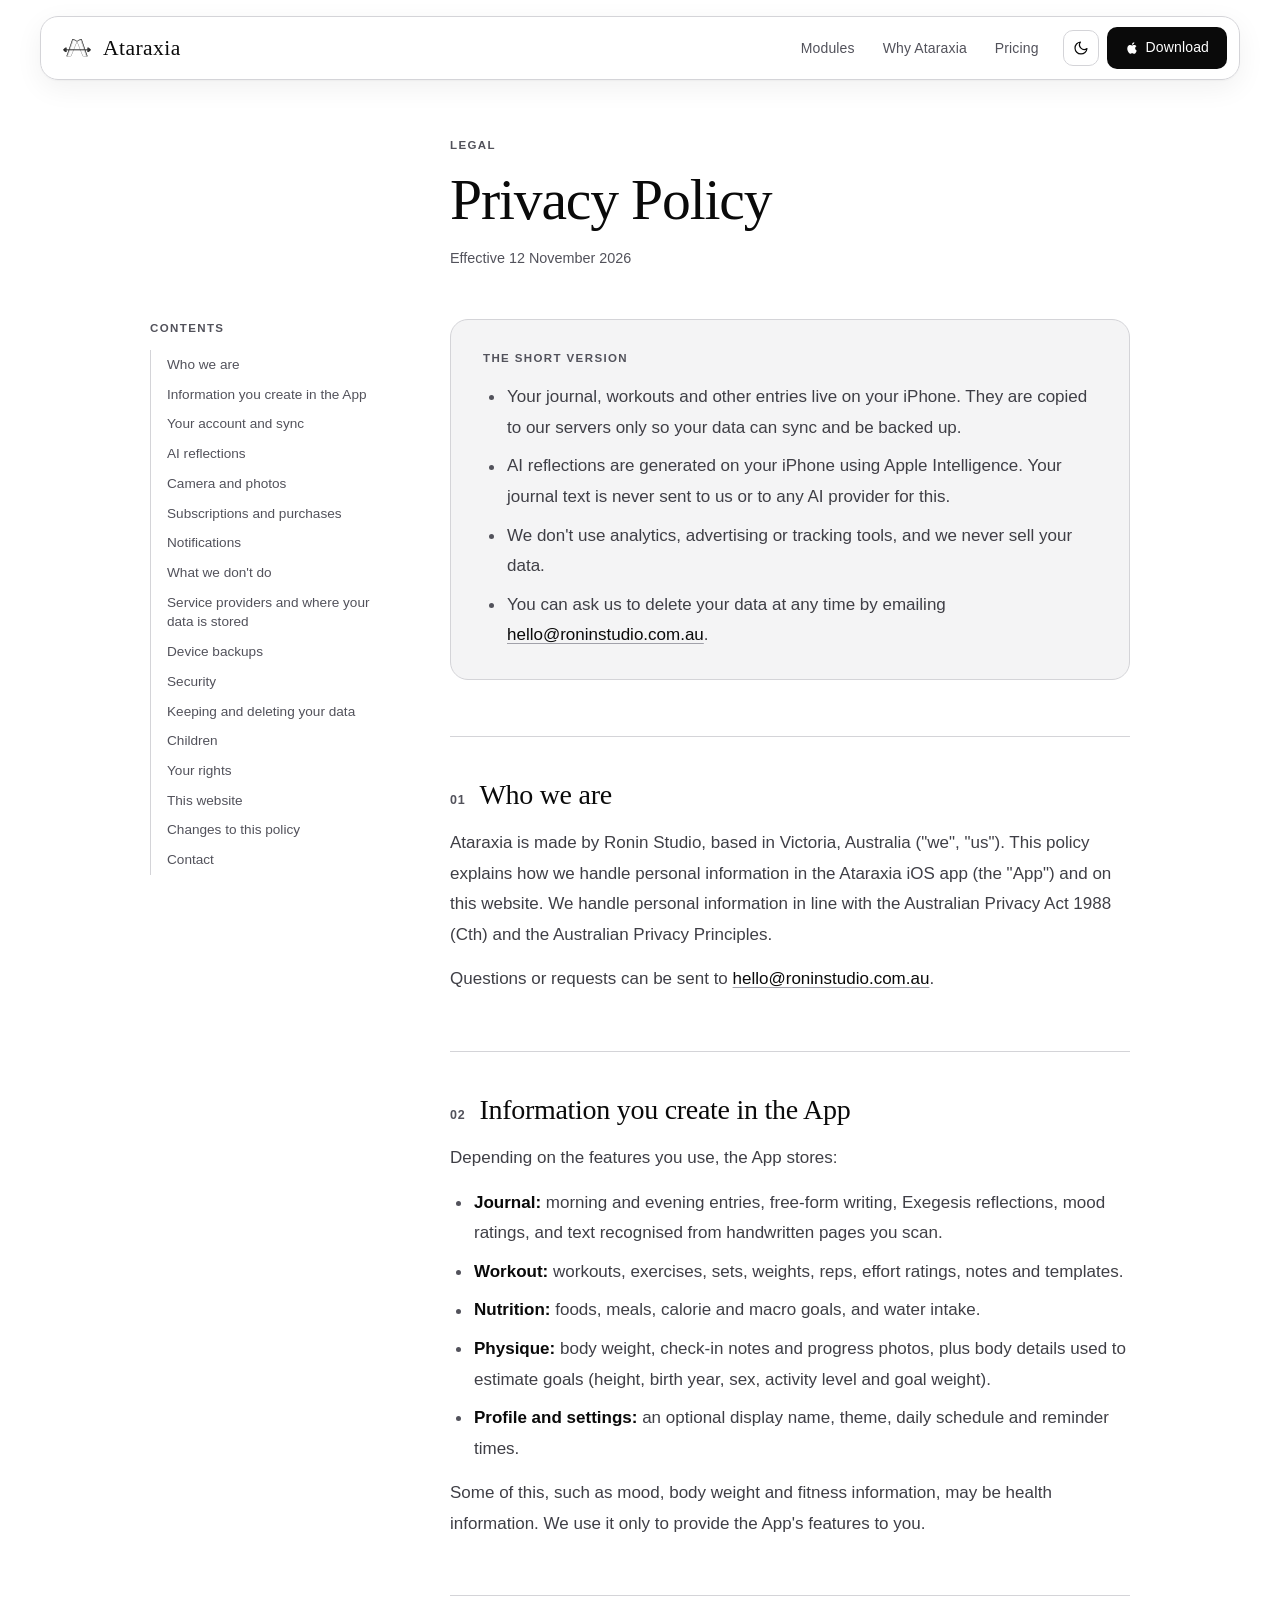
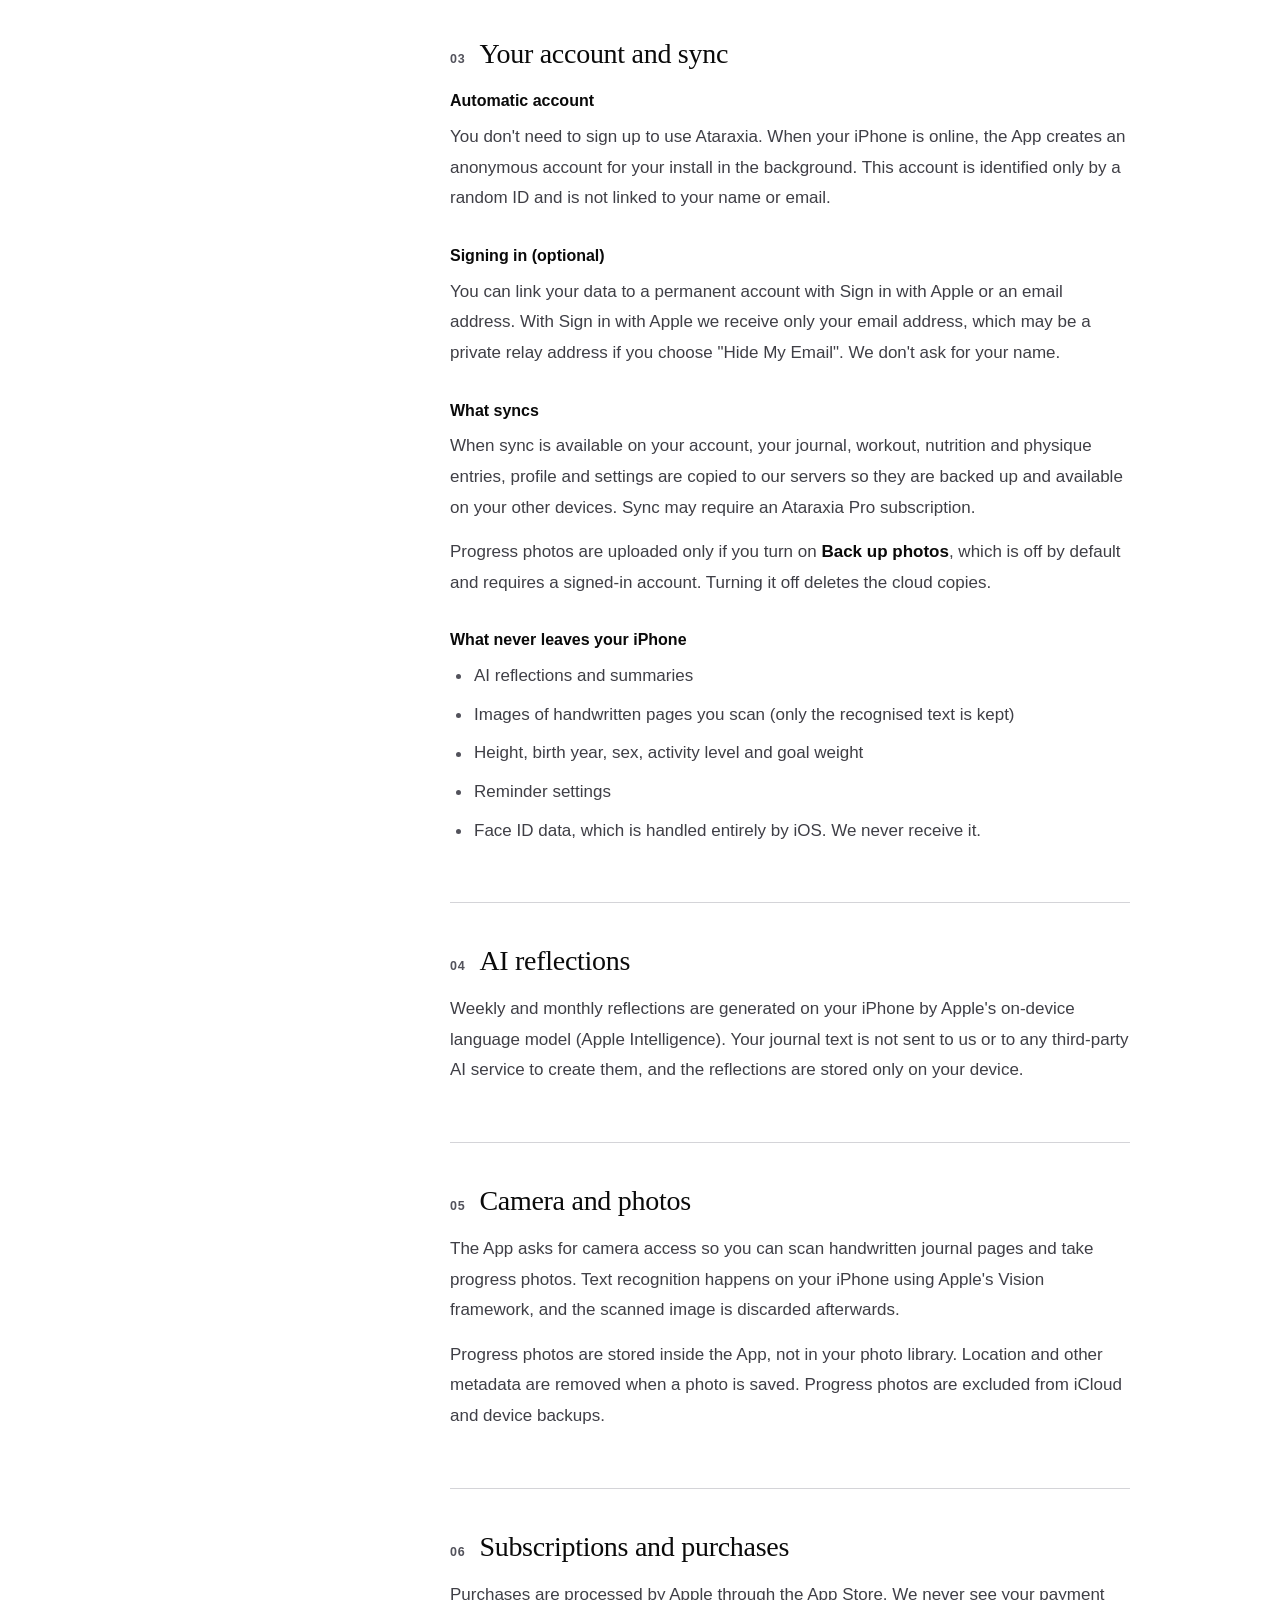
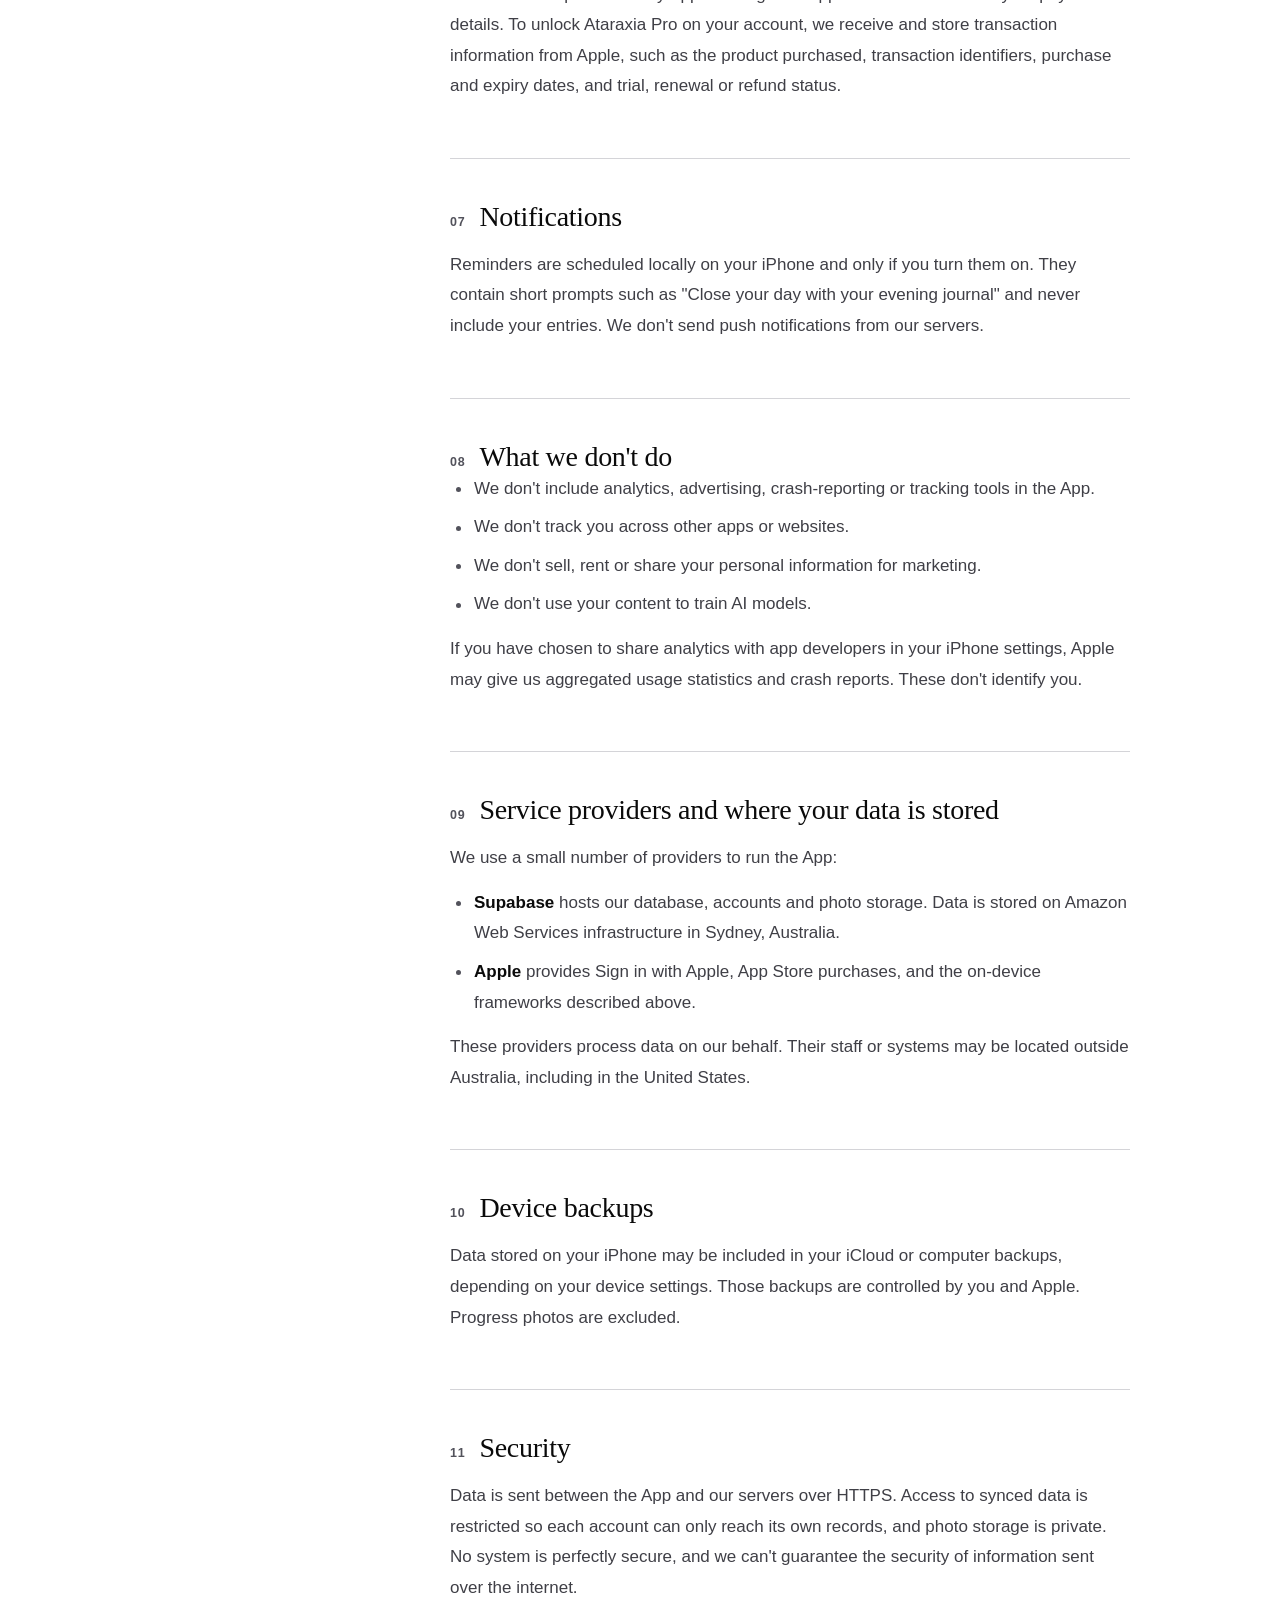
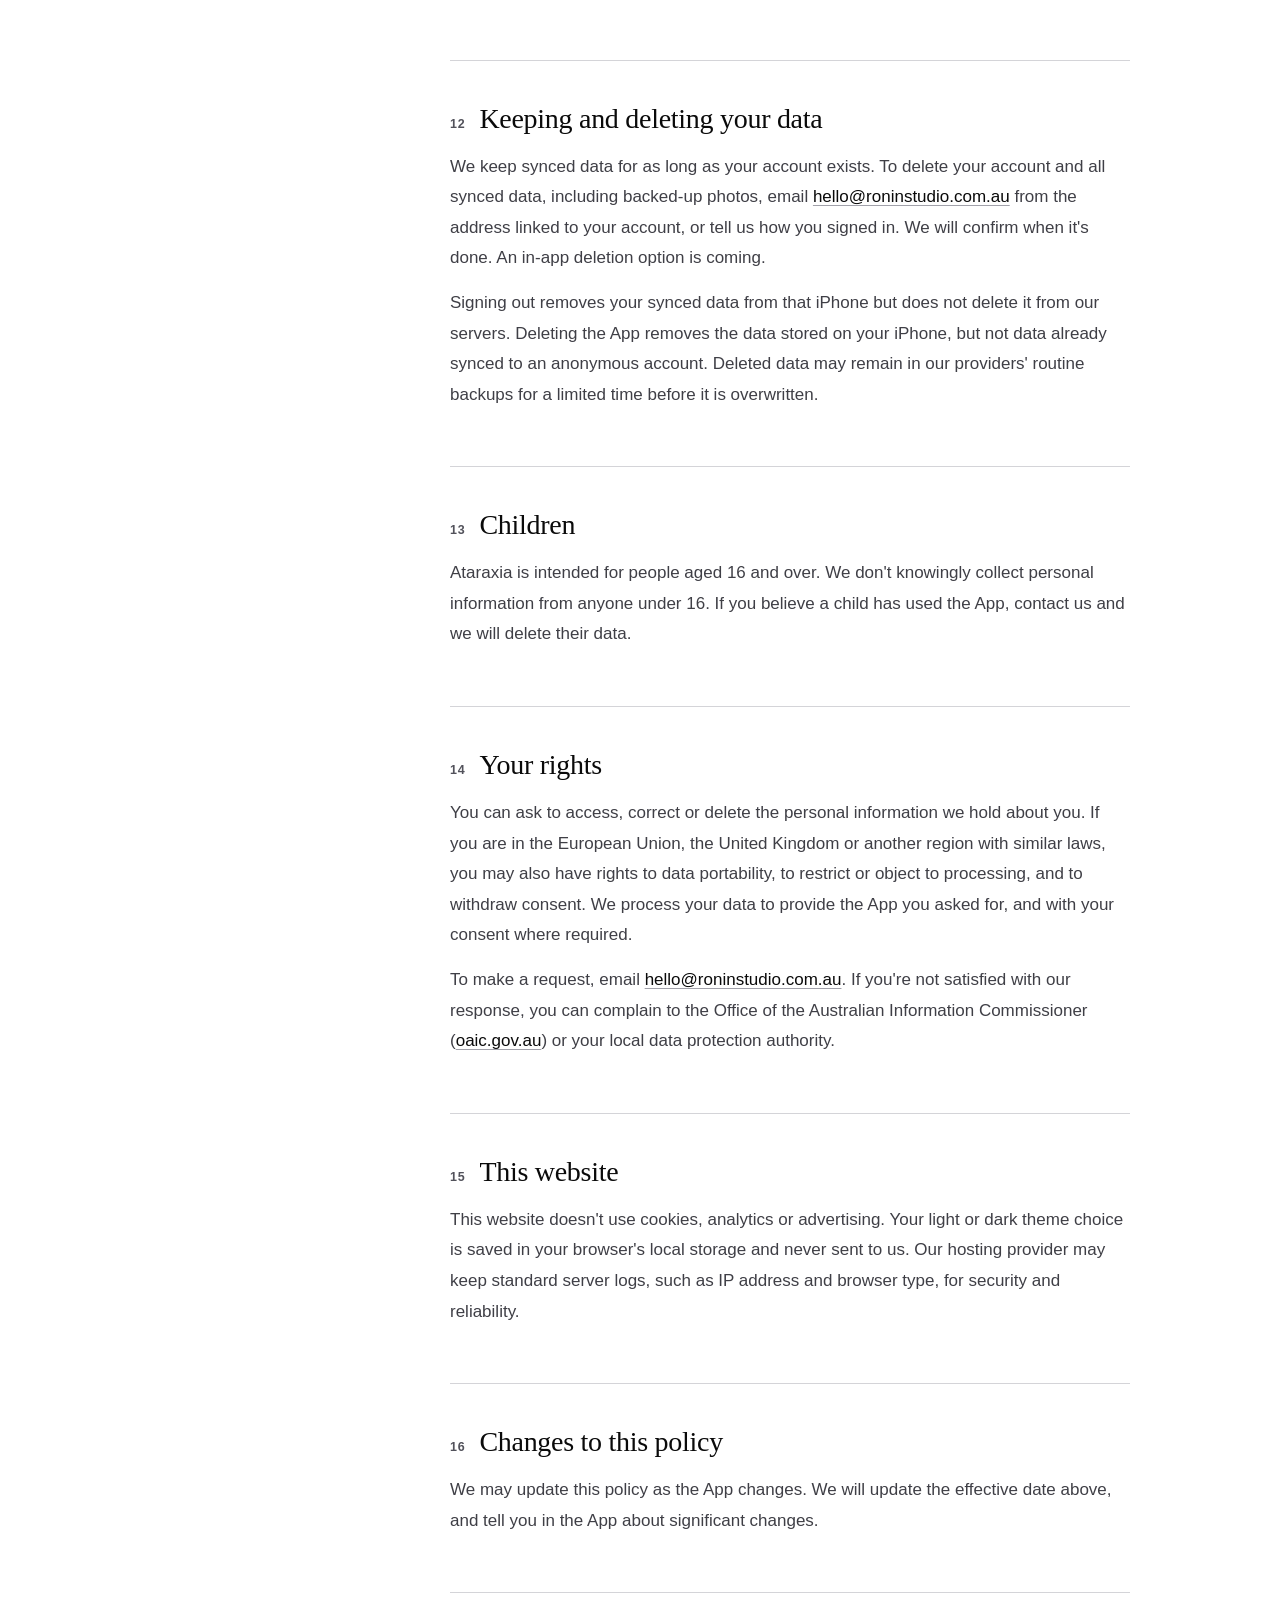
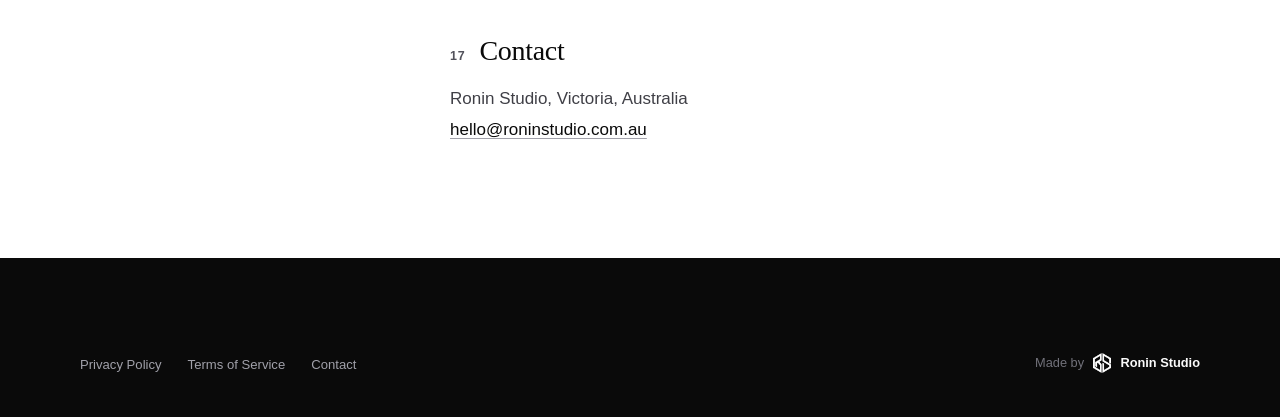
<file: privacy.html>
<!DOCTYPE html>
<html lang="en">
<head>
  <meta charset="UTF-8">
  <meta name="viewport" content="width=device-width, initial-scale=1.0">
  <title>Privacy Policy - Ataraxia</title>
  <meta name="description" content="How Ataraxia handles your journal, workout and account data.">
  <link rel="icon" type="image/png" href="assets/logo-mark.png">
  <link rel="icon" type="image/svg+xml" href="assets/favicon.svg">
  <link rel="apple-touch-icon" href="assets/logo.png">
  <script src="assets/theme.js"></script>
  <link rel="stylesheet" href="assets/site.css">
  <link rel="stylesheet" href="assets/legal.css">
</head>
<body>

  <nav>
    <a class="nav-logo" href="index.html"><img src="assets/logo-mark.png" alt="Ataraxia logo">Ataraxia</a>
    <ul class="nav-links">
      <li><a href="index.html#modules">Modules</a></li>
      <li><a href="index.html#why">Why Ataraxia</a></li>
      <li class="nav-pricing-item"><a href="pricing.html">Pricing</a></li>
      <li class="nav-theme-item">
        <button class="theme-toggle" type="button" aria-label="Toggle dark mode"><svg class="only-light" viewBox="0 0 24 24" fill="none" stroke="currentColor" stroke-width="1.8" stroke-linecap="round" stroke-linejoin="round"><path d="M21 12.79A9 9 0 1 1 11.21 3 7 7 0 0 0 21 12.79z"/></svg><svg class="only-dark" viewBox="0 0 24 24" fill="none" stroke="currentColor" stroke-width="1.8" stroke-linecap="round"><circle cx="12" cy="12" r="4"/><path d="M12 2v2M12 20v2M4.93 4.93l1.41 1.41M17.66 17.66l1.41 1.41M2 12h2M20 12h2M4.93 19.07l1.41-1.41M17.66 6.34l1.41-1.41"/></svg></button>
      </li>
      <li class="nav-cta-item">
        <a class="nav-download" href="index.html#download" aria-label="Download Ataraxia">
          <svg viewBox="0 0 24 24" fill="currentColor"><path d="M18.71 19.5c-.83 1.24-1.71 2.45-3.05 2.47-1.34.03-1.77-.79-3.29-.79-1.53 0-2 .77-3.27.82-1.31.05-2.3-1.32-3.14-2.53C4.25 17 2.94 12.45 4.7 9.39c.87-1.52 2.43-2.48 4.12-2.51 1.28-.02 2.5.87 3.29.87.78 0 2.26-1.07 3.8-.91.65.03 2.47.26 3.64 1.98-.09.06-2.17 1.28-2.15 3.81.03 3.02 2.65 4.03 2.68 4.04-.03.07-.42 1.44-1.38 2.83M13 3.5c.73-.83 1.94-1.46 2.94-1.5.13 1.17-.34 2.35-1.04 3.19-.69.85-1.83 1.51-2.95 1.42-.15-1.15.41-2.35 1.05-3.11z"/></svg>
          <span class="nav-download-label">Download</span>
        </a>
      </li>
    </ul>
  </nav>

  <main class="legal">
    <div class="legal-layout">
      <header class="legal-header">
        <p class="legal-eyebrow">Legal</p>
        <h1>Privacy Policy</h1>
        <p class="legal-date">Effective 12 November 2026</p>
      </header>
      <aside class="legal-toc" aria-label="Contents">
        <p>Contents</p>
        <ol>
          <li><a href="#who-we-are">Who we are</a></li>
          <li><a href="#information-you-create-in-the-app">Information you create in the App</a></li>
          <li><a href="#your-account-and-sync">Your account and sync</a></li>
          <li><a href="#ai-reflections">AI reflections</a></li>
          <li><a href="#camera-and-photos">Camera and photos</a></li>
          <li><a href="#subscriptions-and-purchases">Subscriptions and purchases</a></li>
          <li><a href="#notifications">Notifications</a></li>
          <li><a href="#what-we-don-t-do">What we don't do</a></li>
          <li><a href="#service-providers-and-where-your-data-is-stored">Service providers and where your data is stored</a></li>
          <li><a href="#device-backups">Device backups</a></li>
          <li><a href="#security">Security</a></li>
          <li><a href="#keeping-and-deleting-your-data">Keeping and deleting your data</a></li>
          <li><a href="#children">Children</a></li>
          <li><a href="#your-rights">Your rights</a></li>
          <li><a href="#this-website">This website</a></li>
          <li><a href="#changes-to-this-policy">Changes to this policy</a></li>
          <li><a href="#contact">Contact</a></li>
        </ol>
      </aside>
      <article class="legal-body">
          <div class="legal-summary">
            <p class="legal-summary-title">The short version</p>
            <ul>
              <li>Your journal, workouts and other entries live on your iPhone. They are copied to our servers only so your data can sync and be backed up.</li>
              <li>AI reflections are generated on your iPhone using Apple Intelligence. Your journal text is never sent to us or to any AI provider for this.</li>
              <li>We don't use analytics, advertising or tracking tools, and we never sell your data.</li>
              <li>You can ask us to delete your data at any time by emailing <a href="mailto:hello@roninstudio.com.au">hello@roninstudio.com.au</a>.</li>
            </ul>
          </div>

          <h2 id="who-we-are"><span>01</span>Who we are</h2>
          <p>Ataraxia is made by Ronin Studio, based in Victoria, Australia ("we", "us"). This policy explains how we handle personal information in the Ataraxia iOS app (the "App") and on this website. We handle personal information in line with the Australian Privacy Act 1988 (Cth) and the Australian Privacy Principles.</p>
          <p>Questions or requests can be sent to <a href="mailto:hello@roninstudio.com.au">hello@roninstudio.com.au</a>.</p>

          <h2 id="information-you-create-in-the-app"><span>02</span>Information you create in the App</h2>
          <p>Depending on the features you use, the App stores:</p>
          <ul>
            <li><strong>Journal:</strong> morning and evening entries, free-form writing, Exegesis reflections, mood ratings, and text recognised from handwritten pages you scan.</li>
            <li><strong>Workout:</strong> workouts, exercises, sets, weights, reps, effort ratings, notes and templates.</li>
            <li><strong>Nutrition:</strong> foods, meals, calorie and macro goals, and water intake.</li>
            <li><strong>Physique:</strong> body weight, check-in notes and progress photos, plus body details used to estimate goals (height, birth year, sex, activity level and goal weight).</li>
            <li><strong>Profile and settings:</strong> an optional display name, theme, daily schedule and reminder times.</li>
          </ul>
          <p>Some of this, such as mood, body weight and fitness information, may be health information. We use it only to provide the App's features to you.</p>

          <h2 id="your-account-and-sync"><span>03</span>Your account and sync</h2>
          <h3>Automatic account</h3>
          <p>You don't need to sign up to use Ataraxia. When your iPhone is online, the App creates an anonymous account for your install in the background. This account is identified only by a random ID and is not linked to your name or email.</p>
          <h3>Signing in (optional)</h3>
          <p>You can link your data to a permanent account with Sign in with Apple or an email address. With Sign in with Apple we receive only your email address, which may be a private relay address if you choose "Hide My Email". We don't ask for your name.</p>
          <h3>What syncs</h3>
          <p>When sync is available on your account, your journal, workout, nutrition and physique entries, profile and settings are copied to our servers so they are backed up and available on your other devices. Sync may require an Ataraxia Pro subscription.</p>
          <p>Progress photos are uploaded only if you turn on <strong>Back up photos</strong>, which is off by default and requires a signed-in account. Turning it off deletes the cloud copies.</p>
          <h3>What never leaves your iPhone</h3>
          <ul>
            <li>AI reflections and summaries</li>
            <li>Images of handwritten pages you scan (only the recognised text is kept)</li>
            <li>Height, birth year, sex, activity level and goal weight</li>
            <li>Reminder settings</li>
            <li>Face ID data, which is handled entirely by iOS. We never receive it.</li>
          </ul>

          <h2 id="ai-reflections"><span>04</span>AI reflections</h2>
          <p>Weekly and monthly reflections are generated on your iPhone by Apple's on-device language model (Apple Intelligence). Your journal text is not sent to us or to any third-party AI service to create them, and the reflections are stored only on your device.</p>

          <h2 id="camera-and-photos"><span>05</span>Camera and photos</h2>
          <p>The App asks for camera access so you can scan handwritten journal pages and take progress photos. Text recognition happens on your iPhone using Apple's Vision framework, and the scanned image is discarded afterwards.</p>
          <p>Progress photos are stored inside the App, not in your photo library. Location and other metadata are removed when a photo is saved. Progress photos are excluded from iCloud and device backups.</p>

          <h2 id="subscriptions-and-purchases"><span>06</span>Subscriptions and purchases</h2>
          <p>Purchases are processed by Apple through the App Store. We never see your payment details. To unlock Ataraxia Pro on your account, we receive and store transaction information from Apple, such as the product purchased, transaction identifiers, purchase and expiry dates, and trial, renewal or refund status.</p>

          <h2 id="notifications"><span>07</span>Notifications</h2>
          <p>Reminders are scheduled locally on your iPhone and only if you turn them on. They contain short prompts such as "Close your day with your evening journal" and never include your entries. We don't send push notifications from our servers.</p>

          <h2 id="what-we-don-t-do"><span>08</span>What we don't do</h2>
          <ul>
            <li>We don't include analytics, advertising, crash-reporting or tracking tools in the App.</li>
            <li>We don't track you across other apps or websites.</li>
            <li>We don't sell, rent or share your personal information for marketing.</li>
            <li>We don't use your content to train AI models.</li>
          </ul>
          <p>If you have chosen to share analytics with app developers in your iPhone settings, Apple may give us aggregated usage statistics and crash reports. These don't identify you.</p>

          <h2 id="service-providers-and-where-your-data-is-stored"><span>09</span>Service providers and where your data is stored</h2>
          <p>We use a small number of providers to run the App:</p>
          <ul>
            <li><strong>Supabase</strong> hosts our database, accounts and photo storage. Data is stored on Amazon Web Services infrastructure in Sydney, Australia.</li>
            <li><strong>Apple</strong> provides Sign in with Apple, App Store purchases, and the on-device frameworks described above.</li>
          </ul>
          <p>These providers process data on our behalf. Their staff or systems may be located outside Australia, including in the United States.</p>

          <h2 id="device-backups"><span>10</span>Device backups</h2>
          <p>Data stored on your iPhone may be included in your iCloud or computer backups, depending on your device settings. Those backups are controlled by you and Apple. Progress photos are excluded.</p>

          <h2 id="security"><span>11</span>Security</h2>
          <p>Data is sent between the App and our servers over HTTPS. Access to synced data is restricted so each account can only reach its own records, and photo storage is private. No system is perfectly secure, and we can't guarantee the security of information sent over the internet.</p>

          <h2 id="keeping-and-deleting-your-data"><span>12</span>Keeping and deleting your data</h2>
          <p>We keep synced data for as long as your account exists. To delete your account and all synced data, including backed-up photos, email <a href="mailto:hello@roninstudio.com.au">hello@roninstudio.com.au</a> from the address linked to your account, or tell us how you signed in. We will confirm when it's done. An in-app deletion option is coming.</p>
          <p>Signing out removes your synced data from that iPhone but does not delete it from our servers. Deleting the App removes the data stored on your iPhone, but not data already synced to an anonymous account. Deleted data may remain in our providers' routine backups for a limited time before it is overwritten.</p>

          <h2 id="children"><span>13</span>Children</h2>
          <p>Ataraxia is intended for people aged 16 and over. We don't knowingly collect personal information from anyone under 16. If you believe a child has used the App, contact us and we will delete their data.</p>

          <h2 id="your-rights"><span>14</span>Your rights</h2>
          <p>You can ask to access, correct or delete the personal information we hold about you. If you are in the European Union, the United Kingdom or another region with similar laws, you may also have rights to data portability, to restrict or object to processing, and to withdraw consent. We process your data to provide the App you asked for, and with your consent where required.</p>
          <p>To make a request, email <a href="mailto:hello@roninstudio.com.au">hello@roninstudio.com.au</a>. If you're not satisfied with our response, you can complain to the Office of the Australian Information Commissioner (<a href="https://www.oaic.gov.au" target="_blank" rel="noopener">oaic.gov.au</a>) or your local data protection authority.</p>

          <h2 id="this-website"><span>15</span>This website</h2>
          <p>This website doesn't use cookies, analytics or advertising. Your light or dark theme choice is saved in your browser's local storage and never sent to us. Our hosting provider may keep standard server logs, such as IP address and browser type, for security and reliability.</p>

          <h2 id="changes-to-this-policy"><span>16</span>Changes to this policy</h2>
          <p>We may update this policy as the App changes. We will update the effective date above, and tell you in the App about significant changes.</p>

          <h2 id="contact"><span>17</span>Contact</h2>
          <p>Ronin Studio, Victoria, Australia<br><a href="mailto:hello@roninstudio.com.au">hello@roninstudio.com.au</a></p>
      </article>
    </div>
  </main>

  <footer>
    <div class="footer-inner">
      <div class="footer-bottom">
        <ul class="footer-links">
          <li><a href="privacy.html">Privacy Policy</a></li>
          <li><a href="terms.html">Terms of Service</a></li>
          <li><a href="mailto:hello@roninstudio.com.au">Contact</a></li>
        </ul>
        <a class="footer-credit" href="https://roninstudio.com.au/" target="_blank" rel="noopener">
          Made by <img src="assets/ronin-studio.png" alt="Ronin Studio logo"> <strong>Ronin Studio</strong>
        </a>
      </div>
    </div>
  </footer>
</body>
</html>
</file>
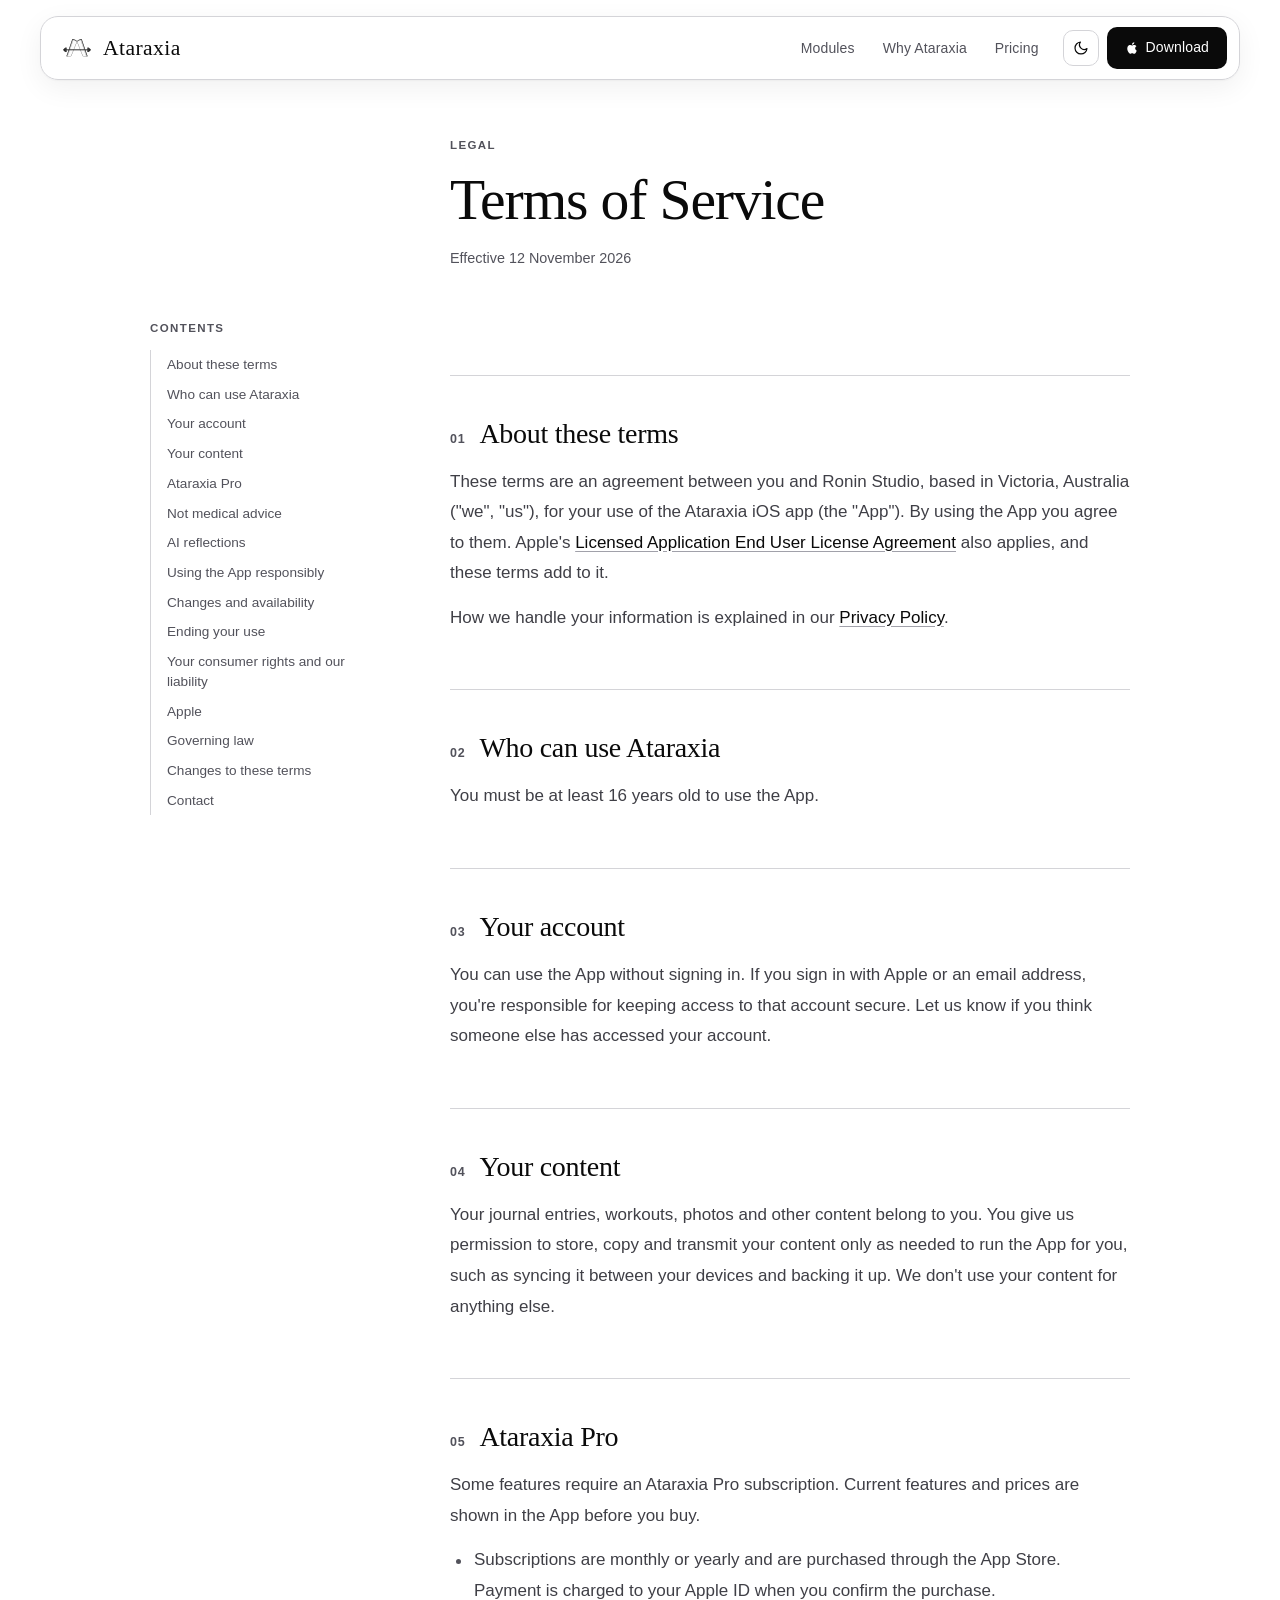
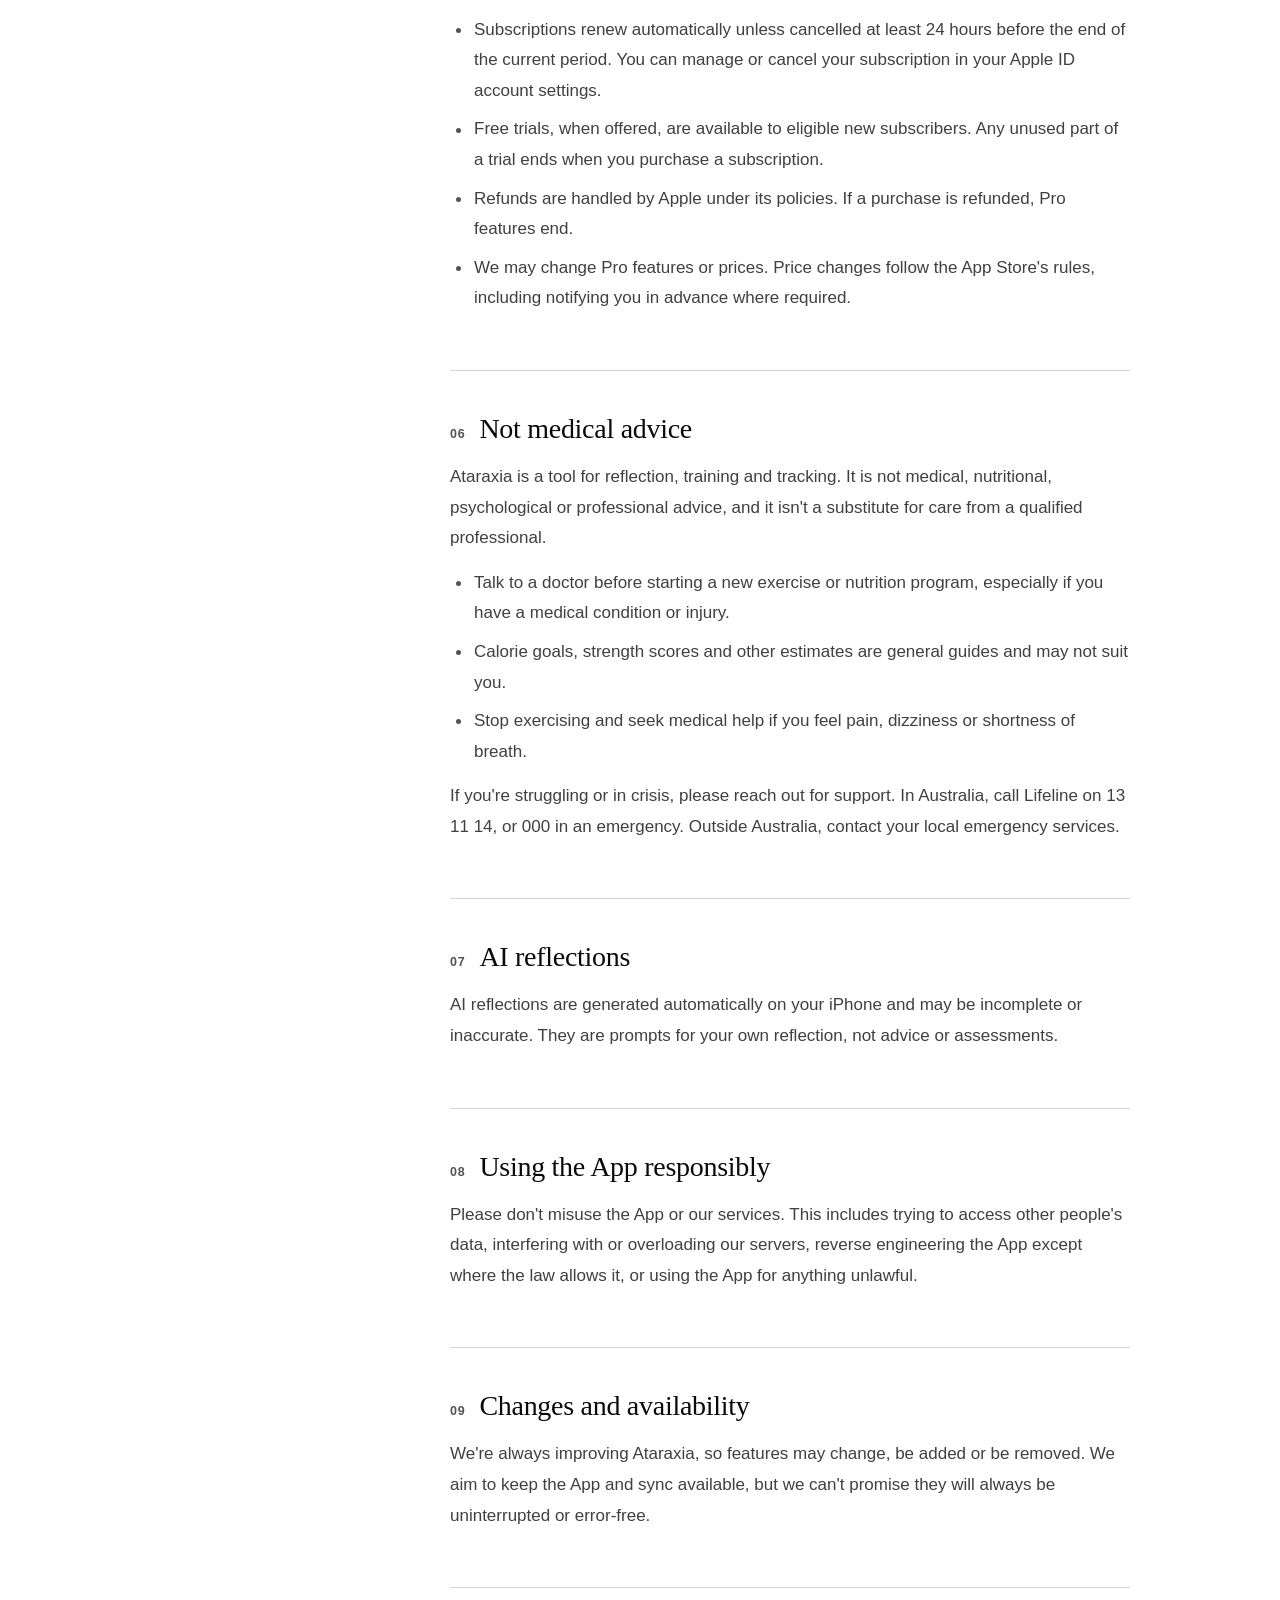
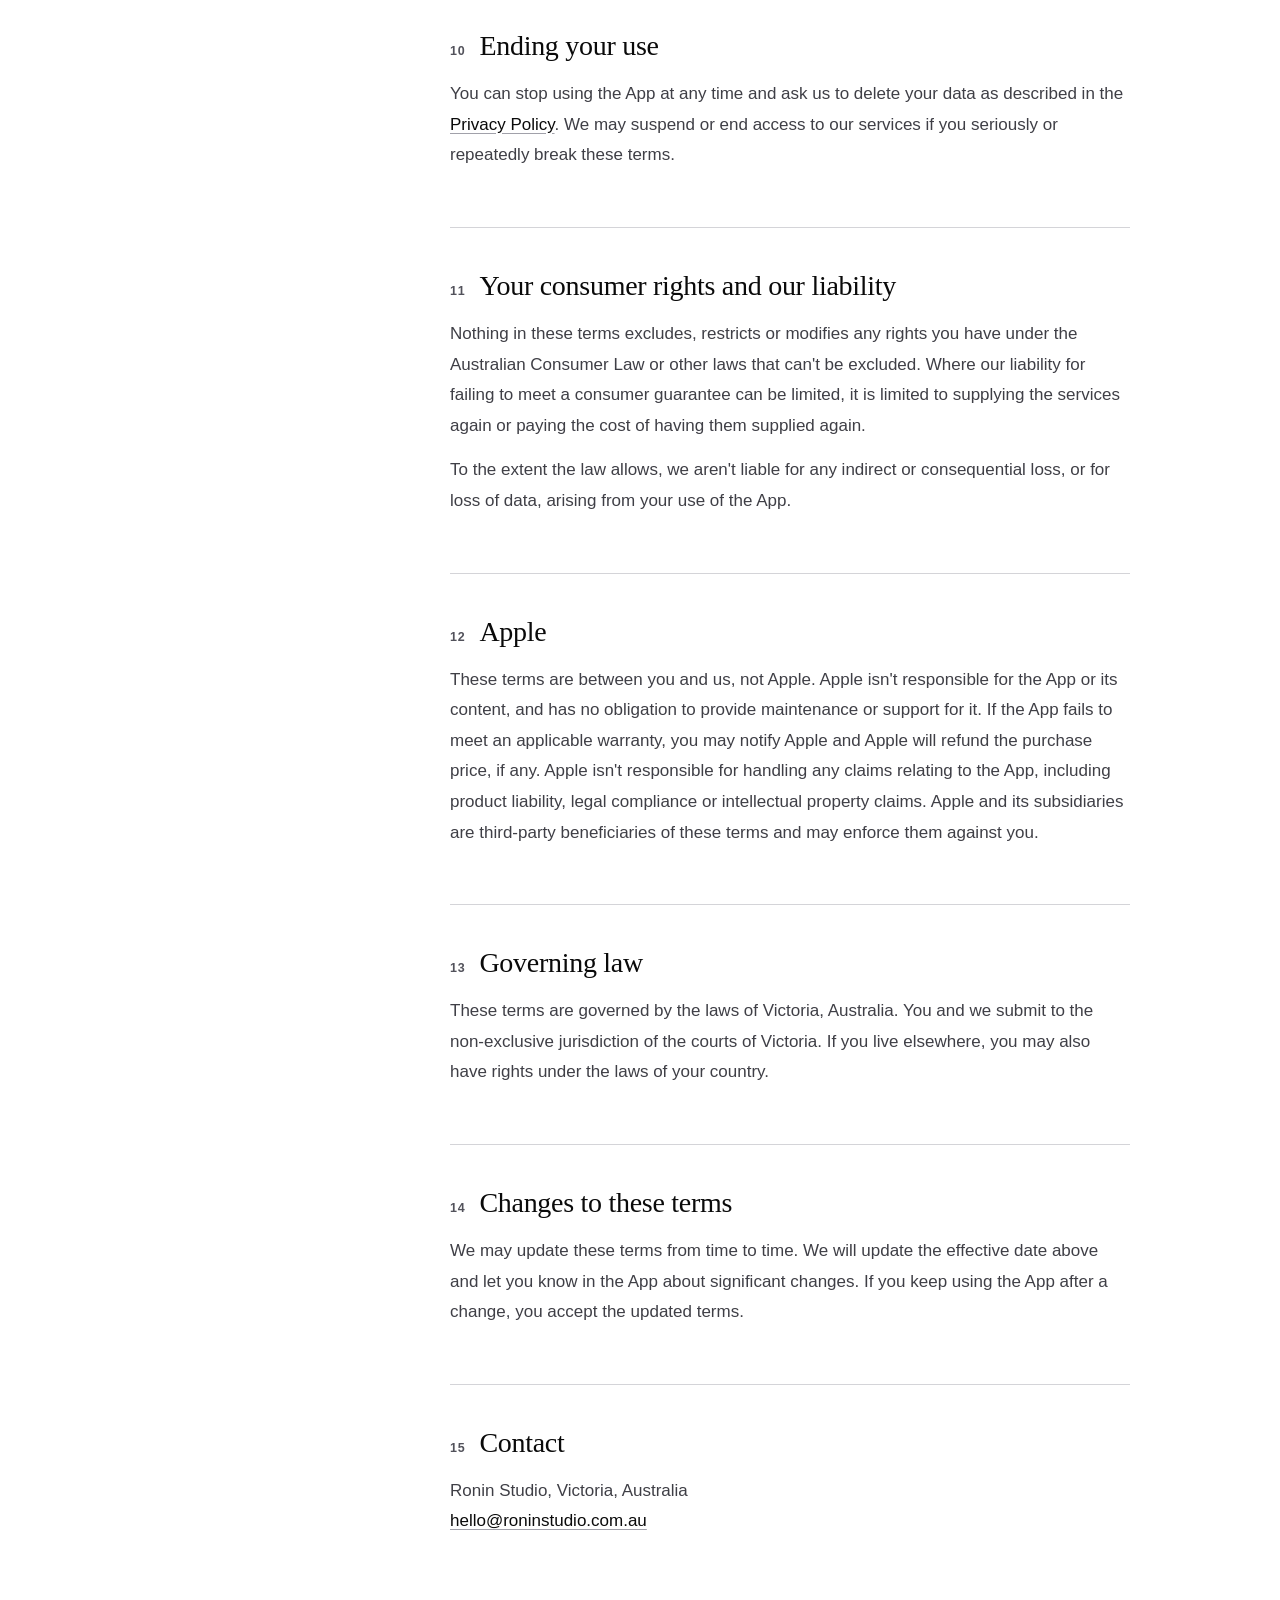
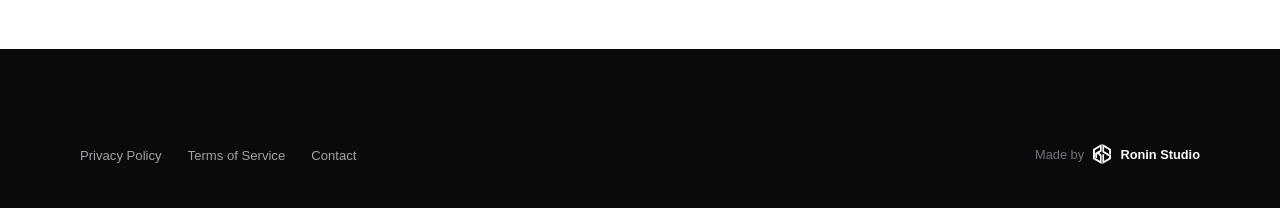
<file: terms.html>
<!DOCTYPE html>
<html lang="en">
<head>
  <meta charset="UTF-8">
  <meta name="viewport" content="width=device-width, initial-scale=1.0">
  <title>Terms of Service - Ataraxia</title>
  <meta name="description" content="The terms for using the Ataraxia iOS app and Ataraxia Pro.">
  <link rel="icon" type="image/png" href="assets/logo-mark.png">
  <link rel="icon" type="image/svg+xml" href="assets/favicon.svg">
  <link rel="apple-touch-icon" href="assets/logo.png">
  <script src="assets/theme.js"></script>
  <link rel="stylesheet" href="assets/site.css">
  <link rel="stylesheet" href="assets/legal.css">
</head>
<body>

  <nav>
    <a class="nav-logo" href="index.html"><img src="assets/logo-mark.png" alt="Ataraxia logo">Ataraxia</a>
    <ul class="nav-links">
      <li><a href="index.html#modules">Modules</a></li>
      <li><a href="index.html#why">Why Ataraxia</a></li>
      <li class="nav-pricing-item"><a href="pricing.html">Pricing</a></li>
      <li class="nav-theme-item">
        <button class="theme-toggle" type="button" aria-label="Toggle dark mode"><svg class="only-light" viewBox="0 0 24 24" fill="none" stroke="currentColor" stroke-width="1.8" stroke-linecap="round" stroke-linejoin="round"><path d="M21 12.79A9 9 0 1 1 11.21 3 7 7 0 0 0 21 12.79z"/></svg><svg class="only-dark" viewBox="0 0 24 24" fill="none" stroke="currentColor" stroke-width="1.8" stroke-linecap="round"><circle cx="12" cy="12" r="4"/><path d="M12 2v2M12 20v2M4.93 4.93l1.41 1.41M17.66 17.66l1.41 1.41M2 12h2M20 12h2M4.93 19.07l1.41-1.41M17.66 6.34l1.41-1.41"/></svg></button>
      </li>
      <li class="nav-cta-item">
        <a class="nav-download" href="index.html#download" aria-label="Download Ataraxia">
          <svg viewBox="0 0 24 24" fill="currentColor"><path d="M18.71 19.5c-.83 1.24-1.71 2.45-3.05 2.47-1.34.03-1.77-.79-3.29-.79-1.53 0-2 .77-3.27.82-1.31.05-2.3-1.32-3.14-2.53C4.25 17 2.94 12.45 4.7 9.39c.87-1.52 2.43-2.48 4.12-2.51 1.28-.02 2.5.87 3.29.87.78 0 2.26-1.07 3.8-.91.65.03 2.47.26 3.64 1.98-.09.06-2.17 1.28-2.15 3.81.03 3.02 2.65 4.03 2.68 4.04-.03.07-.42 1.44-1.38 2.83M13 3.5c.73-.83 1.94-1.46 2.94-1.5.13 1.17-.34 2.35-1.04 3.19-.69.85-1.83 1.51-2.95 1.42-.15-1.15.41-2.35 1.05-3.11z"/></svg>
          <span class="nav-download-label">Download</span>
        </a>
      </li>
    </ul>
  </nav>

  <main class="legal">
    <div class="legal-layout">
      <header class="legal-header">
        <p class="legal-eyebrow">Legal</p>
        <h1>Terms of Service</h1>
        <p class="legal-date">Effective 12 November 2026</p>
      </header>
      <aside class="legal-toc" aria-label="Contents">
        <p>Contents</p>
        <ol>
          <li><a href="#about-these-terms">About these terms</a></li>
          <li><a href="#who-can-use-ataraxia">Who can use Ataraxia</a></li>
          <li><a href="#your-account">Your account</a></li>
          <li><a href="#your-content">Your content</a></li>
          <li><a href="#ataraxia-pro">Ataraxia Pro</a></li>
          <li><a href="#not-medical-advice">Not medical advice</a></li>
          <li><a href="#ai-reflections">AI reflections</a></li>
          <li><a href="#using-the-app-responsibly">Using the App responsibly</a></li>
          <li><a href="#changes-and-availability">Changes and availability</a></li>
          <li><a href="#ending-your-use">Ending your use</a></li>
          <li><a href="#your-consumer-rights-and-our-liability">Your consumer rights and our liability</a></li>
          <li><a href="#apple">Apple</a></li>
          <li><a href="#governing-law">Governing law</a></li>
          <li><a href="#changes-to-these-terms">Changes to these terms</a></li>
          <li><a href="#contact">Contact</a></li>
        </ol>
      </aside>
      <article class="legal-body">
          <h2 id="about-these-terms"><span>01</span>About these terms</h2>
          <p>These terms are an agreement between you and Ronin Studio, based in Victoria, Australia ("we", "us"), for your use of the Ataraxia iOS app (the "App"). By using the App you agree to them. Apple's <a href="https://www.apple.com/legal/internet-services/itunes/dev/stdeula/" target="_blank" rel="noopener">Licensed Application End User License Agreement</a> also applies, and these terms add to it.</p>
          <p>How we handle your information is explained in our <a href="privacy.html">Privacy Policy</a>.</p>

          <h2 id="who-can-use-ataraxia"><span>02</span>Who can use Ataraxia</h2>
          <p>You must be at least 16 years old to use the App.</p>

          <h2 id="your-account"><span>03</span>Your account</h2>
          <p>You can use the App without signing in. If you sign in with Apple or an email address, you're responsible for keeping access to that account secure. Let us know if you think someone else has accessed your account.</p>

          <h2 id="your-content"><span>04</span>Your content</h2>
          <p>Your journal entries, workouts, photos and other content belong to you. You give us permission to store, copy and transmit your content only as needed to run the App for you, such as syncing it between your devices and backing it up. We don't use your content for anything else.</p>

          <h2 id="ataraxia-pro"><span>05</span>Ataraxia Pro</h2>
          <p>Some features require an Ataraxia Pro subscription. Current features and prices are shown in the App before you buy.</p>
          <ul>
            <li>Subscriptions are monthly or yearly and are purchased through the App Store. Payment is charged to your Apple ID when you confirm the purchase.</li>
            <li>Subscriptions renew automatically unless cancelled at least 24 hours before the end of the current period. You can manage or cancel your subscription in your Apple ID account settings.</li>
            <li>Free trials, when offered, are available to eligible new subscribers. Any unused part of a trial ends when you purchase a subscription.</li>
            <li>Refunds are handled by Apple under its policies. If a purchase is refunded, Pro features end.</li>
            <li>We may change Pro features or prices. Price changes follow the App Store's rules, including notifying you in advance where required.</li>
          </ul>

          <h2 id="not-medical-advice"><span>06</span>Not medical advice</h2>
          <p>Ataraxia is a tool for reflection, training and tracking. It is not medical, nutritional, psychological or professional advice, and it isn't a substitute for care from a qualified professional.</p>
          <ul>
            <li>Talk to a doctor before starting a new exercise or nutrition program, especially if you have a medical condition or injury.</li>
            <li>Calorie goals, strength scores and other estimates are general guides and may not suit you.</li>
            <li>Stop exercising and seek medical help if you feel pain, dizziness or shortness of breath.</li>
          </ul>
          <p>If you're struggling or in crisis, please reach out for support. In Australia, call Lifeline on 13 11 14, or 000 in an emergency. Outside Australia, contact your local emergency services.</p>

          <h2 id="ai-reflections"><span>07</span>AI reflections</h2>
          <p>AI reflections are generated automatically on your iPhone and may be incomplete or inaccurate. They are prompts for your own reflection, not advice or assessments.</p>

          <h2 id="using-the-app-responsibly"><span>08</span>Using the App responsibly</h2>
          <p>Please don't misuse the App or our services. This includes trying to access other people's data, interfering with or overloading our servers, reverse engineering the App except where the law allows it, or using the App for anything unlawful.</p>

          <h2 id="changes-and-availability"><span>09</span>Changes and availability</h2>
          <p>We're always improving Ataraxia, so features may change, be added or be removed. We aim to keep the App and sync available, but we can't promise they will always be uninterrupted or error-free.</p>

          <h2 id="ending-your-use"><span>10</span>Ending your use</h2>
          <p>You can stop using the App at any time and ask us to delete your data as described in the <a href="privacy.html">Privacy Policy</a>. We may suspend or end access to our services if you seriously or repeatedly break these terms.</p>

          <h2 id="your-consumer-rights-and-our-liability"><span>11</span>Your consumer rights and our liability</h2>
          <p>Nothing in these terms excludes, restricts or modifies any rights you have under the Australian Consumer Law or other laws that can't be excluded. Where our liability for failing to meet a consumer guarantee can be limited, it is limited to supplying the services again or paying the cost of having them supplied again.</p>
          <p>To the extent the law allows, we aren't liable for any indirect or consequential loss, or for loss of data, arising from your use of the App.</p>

          <h2 id="apple"><span>12</span>Apple</h2>
          <p>These terms are between you and us, not Apple. Apple isn't responsible for the App or its content, and has no obligation to provide maintenance or support for it. If the App fails to meet an applicable warranty, you may notify Apple and Apple will refund the purchase price, if any. Apple isn't responsible for handling any claims relating to the App, including product liability, legal compliance or intellectual property claims. Apple and its subsidiaries are third-party beneficiaries of these terms and may enforce them against you.</p>

          <h2 id="governing-law"><span>13</span>Governing law</h2>
          <p>These terms are governed by the laws of Victoria, Australia. You and we submit to the non-exclusive jurisdiction of the courts of Victoria. If you live elsewhere, you may also have rights under the laws of your country.</p>

          <h2 id="changes-to-these-terms"><span>14</span>Changes to these terms</h2>
          <p>We may update these terms from time to time. We will update the effective date above and let you know in the App about significant changes. If you keep using the App after a change, you accept the updated terms.</p>

          <h2 id="contact"><span>15</span>Contact</h2>
          <p>Ronin Studio, Victoria, Australia<br><a href="mailto:hello@roninstudio.com.au">hello@roninstudio.com.au</a></p>
      </article>
    </div>
  </main>

  <footer>
    <div class="footer-inner">
      <div class="footer-bottom">
        <ul class="footer-links">
          <li><a href="privacy.html">Privacy Policy</a></li>
          <li><a href="terms.html">Terms of Service</a></li>
          <li><a href="mailto:hello@roninstudio.com.au">Contact</a></li>
        </ul>
        <a class="footer-credit" href="https://roninstudio.com.au/" target="_blank" rel="noopener">
          Made by <img src="assets/ronin-studio.png" alt="Ronin Studio logo"> <strong>Ronin Studio</strong>
        </a>
      </div>
    </div>
  </footer>
</body>
</html>
</file>
<file: assets/site.css>
*, *::before, *::after { box-sizing: border-box; margin: 0; padding: 0; }

:root {
  --bg:        #FFFFFF;
  --fg:        #0A0A0A;
  --card:      #FFFFFF;
  --secondary: #F4F4F5;
  --muted:     #52525B;
  --border:    #D4D4D8;
  --border-2:  #A1A1AA;
  --fg-hover:  #262626;
  --nav-bg:    rgba(255, 255, 255, 0.8);
  --nav-shadow: 0 1px 2px rgba(0, 0, 0, 0.04), 0 8px 28px rgba(0, 0, 0, 0.06);
  --glow:      rgba(244, 244, 245, 0.9);
  --pro:       #A8844A;
  --pro-fg:    #0A0A0A;
  /* Dark (footer) */
  --d-bg:      #0A0A0A;
  --d-fg:      #FAFAFA;
  --d-muted:   #A1A1AA;
  --d-border:  #262626;
  --serif:     ui-serif, Georgia, "Times New Roman", serif;
  --sans:      -apple-system, BlinkMacSystemFont, "Segoe UI", Roboto, Helvetica, Arial, sans-serif;
  color-scheme: light;
}

:root[data-theme="dark"] {
  --bg:        #0A0A0A;
  --fg:        #FAFAFA;
  --card:      #111113;
  --secondary: #18181B;
  --muted:     #A1A1AA;
  --border:    #27272A;
  --border-2:  #3F3F46;
  --fg-hover:  #D4D4D8;
  --nav-bg:    rgba(17, 17, 19, 0.75);
  --nav-shadow: 0 1px 2px rgba(0, 0, 0, 0.4), 0 12px 32px rgba(0, 0, 0, 0.45);
  --glow:      rgba(39, 39, 42, 0.6);
  --pro:       #D4B06A;
  --pro-fg:    #000000;
  color-scheme: dark;
}
/* Logo mark is black ink on transparent; invert it for dark backgrounds */
[data-theme="dark"] .nav-logo img { filter: invert(1); }
[data-theme="dark"] footer { border-top: 1px solid var(--d-border); }

:root:not([data-theme="dark"]) .only-dark, [data-theme="dark"] .only-light { display: none; }

html { scroll-behavior: smooth; }

body {
  background: var(--bg);
  color: var(--fg);
  font-family: var(--sans);
  font-size: 16px;
  line-height: 1.7;
  -webkit-font-smoothing: antialiased;
  text-rendering: optimizeLegibility;
}

/* ─── TYPOGRAPHY ─── */
h1, h2, h3 { font-family: var(--serif); color: var(--fg); font-weight: 400; }
.serif { font-family: var(--serif); }

/* ─── FOCUS ─── */
a:focus-visible, button:focus-visible {
  outline: 2px solid var(--fg);
  outline-offset: 2px;
  border-radius: 4px;
}

/* ─── NAV ─── */
nav {
  position: fixed;
  top: 16px; left: 24px; right: 24px;
  z-index: 100;
  max-width: 1200px;
  margin: 0 auto;
  display: flex;
  align-items: center;
  justify-content: space-between;
  padding: 0 12px 0 20px;
  height: 64px;
  background: var(--nav-bg);
  backdrop-filter: saturate(180%) blur(16px);
  -webkit-backdrop-filter: saturate(180%) blur(16px);
  border: 1px solid var(--border);
  border-radius: 18px;
  box-shadow: var(--nav-shadow);
}
.nav-logo {
  display: inline-flex;
  align-items: center;
  gap: 10px;
  font-family: var(--serif);
  font-size: 1.35rem;
  letter-spacing: 0.02em;
  color: var(--fg);
  text-decoration: none;
}
.nav-logo img { width: 32px; height: 32px; display: block; }
.nav-links { display: flex; gap: 4px; list-style: none; align-items: center; }
.nav-links a {
  color: var(--muted);
  text-decoration: none;
  font-size: 0.875rem;
  font-weight: 500;
  letter-spacing: 0.01em;
  transition: color 0.2s;
}
.nav-links a:not(.nav-download) { padding: 8px 12px; border-radius: 10px; transition: color 0.2s, background 0.2s; }
.nav-links a:not(.nav-download):hover, .nav-links a[aria-current="page"] { color: var(--fg); background: var(--secondary); }
.nav-theme-item { margin: 0 4px 0 8px; }
.nav-download {
  display: inline-flex;
  align-items: center;
  gap: 7px;
  padding: 9px 18px;
  background: var(--fg);
  color: var(--bg) !important;
  border-radius: 10px;
  font-size: 0.8rem;
  font-weight: 600;
  transition: background 0.2s, transform 0.15s;
}
.nav-download:hover { background: var(--fg-hover); transform: translateY(-1px); }
.nav-download svg { width: 14px; height: 14px; }
.theme-toggle {
  display: flex;
  align-items: center;
  justify-content: center;
  width: 36px; height: 36px;
  border-radius: 10px;
  border: 1px solid var(--border);
  background: transparent;
  color: var(--fg);
  cursor: pointer;
  transition: border-color 0.2s;
}
.theme-toggle:hover { border-color: var(--border-2); }
.theme-toggle svg { width: 16px; height: 16px; }

/* ─── BUTTONS ─── */
.btn {
  display: inline-flex;
  align-items: center;
  gap: 9px;
  padding: 14px 26px;
  border-radius: 12px;
  font-family: var(--sans);
  font-size: 0.9rem;
  font-weight: 500;
  letter-spacing: 0.01em;
  text-decoration: none;
  border: 1.5px solid transparent;
  cursor: pointer;
  transition: background 0.2s, border-color 0.2s, color 0.2s, transform 0.15s;
}
.btn:hover { transform: translateY(-1px); }
.btn-outline {
  background: transparent;
  color: var(--fg);
  border-color: var(--fg);
}
.btn-outline:hover { background: var(--fg); color: var(--bg); }

/* App Store badge (monochrome recreation) */
.btn-appstore {
  display: inline-flex;
  align-items: center;
  gap: 11px;
  padding: 11px 22px;
  background: var(--fg);
  color: var(--bg);
  border-radius: 12px;
  text-decoration: none;
  transition: background 0.2s, transform 0.15s;
}
.btn-appstore:hover { background: var(--fg-hover); transform: translateY(-1px); }
.btn-appstore svg { width: 22px; height: 22px; flex-shrink: 0; }
.btn-appstore .as-text { display: flex; flex-direction: column; line-height: 1.1; text-align: left; }
.btn-appstore .as-small { font-size: 0.6rem; letter-spacing: 0.04em; opacity: 0.65; }
.btn-appstore .as-big { font-family: var(--sans); font-size: 1.05rem; font-weight: 600; }
/* Inverted for dark footer */
.btn-appstore.invert { background: #fff; color: #0A0A0A; }
.btn-appstore.invert:hover { background: #F4F4F5; }

/* ─── FOOTER ─── */
footer {
  background: var(--d-bg);
  color: var(--d-muted);
  padding: 64px 40px 40px;
}
.footer-inner { max-width: 1120px; margin: 0 auto; }
.footer-top {
  display: flex;
  justify-content: space-between;
  align-items: flex-start;
  gap: 48px;
  padding-bottom: 40px;
  border-bottom: 1px solid var(--d-border);
  flex-wrap: wrap;
}
.footer-brand { max-width: 320px; }
.footer-logo { display: flex; align-items: center; gap: 11px; font-family: var(--serif); font-size: 1.5rem; color: var(--d-fg); letter-spacing: 0.02em; margin-bottom: 12px; }
.footer-logo img { width: 36px; height: 36px; display: block; filter: invert(1); }
.footer-brand p { font-size: 0.88rem; color: var(--d-muted); line-height: 1.65; }
.footer-cta { display: flex; flex-direction: column; gap: 12px; align-items: flex-start; }
.footer-cta .fc-label { font-size: 0.72rem; letter-spacing: 0.12em; text-transform: uppercase; color: #71717A; }
.footer-bottom {
  display: flex;
  justify-content: space-between;
  align-items: center;
  padding-top: 28px;
  flex-wrap: wrap;
  gap: 16px;
}
.footer-links { display: flex; gap: 26px; list-style: none; }
.footer-links a { font-size: 0.82rem; color: var(--d-muted); text-decoration: none; transition: color 0.2s; }
.footer-links a:hover { color: var(--d-fg); }
.footer-credit {
  display: inline-flex;
  align-items: center;
  gap: 9px;
  font-size: 0.8rem;
  color: #71717A;
  text-decoration: none;
  transition: color 0.2s;
}
.footer-credit img { height: 20px; width: auto; display: block; transition: transform 0.2s; }
.footer-credit strong { color: var(--d-fg); font-weight: 600; }
.footer-credit:hover { color: var(--d-muted); }
.footer-credit:hover img { transform: scale(1.08); }

@media (max-width: 768px) {
  nav { top: 12px; left: 12px; right: 12px; }
  .nav-links li:not(.nav-cta-item):not(.nav-theme-item):not(.nav-pricing-item) { display: none; }
  footer { padding: 48px 20px 32px; }
  .footer-top { flex-direction: column; }
  .footer-bottom { flex-direction: column; text-align: center; }
  .footer-links { justify-content: center; flex-wrap: wrap; }
}
@media (max-width: 480px) {
  nav { height: 58px; padding: 0 10px 0 14px; border-radius: 16px; }
  .nav-logo { font-size: 1.2rem; gap: 8px; }
  .nav-logo img { width: 28px; height: 28px; }
  .nav-theme-item { margin: 0 2px 0 4px; }
  .nav-download { width: 36px; height: 36px; padding: 0; justify-content: center; }
  .nav-download svg { width: 16px; height: 16px; }
  .nav-download-label { display: none; }
}
</file>
<file: assets/pricing.css>
.pricing { padding: 136px 40px 112px; }
.pricing-inner { max-width: 1080px; margin: 0 auto; }

/* ─── HEADER ─── */
.pricing-header { text-align: center; max-width: 640px; margin: 0 auto 64px; }
.pricing-eyebrow, .pricing-section-label {
  font-size: 0.72rem;
  font-weight: 600;
  letter-spacing: 0.12em;
  text-transform: uppercase;
  color: var(--muted);
}
.pricing-header h1 { font-size: clamp(2.6rem, 6vw, 4rem); line-height: 1.04; letter-spacing: -0.02em; margin: 14px 0 20px; }
.pricing-header p { font-size: 1.1rem; color: var(--muted); line-height: 1.65; }

/* ─── PLANS ─── */
.plans { display: grid; grid-template-columns: repeat(3, 1fr); gap: 20px; align-items: stretch; }
.plan {
  position: relative;
  display: flex;
  flex-direction: column;
  background: var(--card);
  border: 1px solid var(--border);
  border-radius: 22px;
  padding: 32px;
}
.plan-badge {
  position: absolute;
  top: -12px; left: 32px;
  font-size: 0.68rem;
  font-weight: 600;
  letter-spacing: 0.08em;
  text-transform: uppercase;
  background: var(--pro);
  color: var(--pro-fg);
  border-radius: 999px;
  padding: 4px 12px;
}
.plan h2 { font-size: 1.6rem; letter-spacing: -0.01em; }
.plan-tagline { color: var(--muted); font-size: 0.92rem; margin-top: 4px; }
.plan-price { display: flex; align-items: baseline; gap: 6px; margin-top: 24px; }
.plan-price strong { font-family: var(--serif); font-weight: 400; font-size: clamp(2.4rem, 4vw, 3rem); line-height: 1; letter-spacing: -0.02em; }
.plan-price span { color: var(--muted); font-size: 0.95rem; white-space: nowrap; }
.plan-note { margin-top: 8px; font-size: 0.85rem; color: var(--muted); white-space: nowrap; }
.plan-note b { color: var(--fg); font-weight: 600; }
.plan-cta { margin-top: 24px; justify-content: center; }
.btn-appstore-outline { background: transparent; color: var(--fg); box-shadow: inset 0 0 0 1.5px var(--fg); }
.btn-appstore-outline:hover { background: var(--secondary); }
.plan-includes { margin-top: 28px; padding-top: 24px; border-top: 1px solid var(--border); font-size: 0.85rem; font-weight: 600; }
.plan ul { list-style: none; margin-top: 14px; display: grid; gap: 10px; }
.plan li { position: relative; padding-left: 26px; font-size: 0.92rem; color: var(--muted); line-height: 1.5; }
.plan li::before, .yes::before {
  content: '';
  position: absolute;
  left: 5px; top: 0.2em;
  width: 5px; height: 10px;
  border: solid var(--fg);
  border-width: 0 1.75px 1.75px 0;
  transform: rotate(45deg);
}
.pricing-fine { text-align: center; color: var(--muted); font-size: 0.82rem; margin-top: 28px; }

/* ─── PRO GLOW ───
   Mirrors the app's ProGlow: a turning gold rim, a soft halo bleeding past the
   edge, and a bright glint racing round it. Static gold rim with Reduce Motion. */
@property --pro-angle { syntax: '<angle>'; initial-value: 0deg; inherits: true; }
@property --glint-angle { syntax: '<angle>'; initial-value: 0deg; inherits: true; }

.plans { isolation: isolate; }
.plan.pro {
  --pro-ring: conic-gradient(from var(--pro-angle),
    var(--pro),
    color-mix(in srgb, var(--pro) 25%, transparent),
    color-mix(in srgb, var(--pro) 85%, transparent),
    color-mix(in srgb, var(--pro) 15%, transparent),
    color-mix(in srgb, var(--pro) 60%, transparent),
    var(--pro));
  border: 1.5px solid transparent;
  background: linear-gradient(var(--card), var(--card)) padding-box, var(--pro-ring) border-box;
  animation: pro-turn 6s linear infinite, pro-glint 3.3s linear infinite;
}
.plan.pro::before, .plan.pro::after {
  content: '';
  position: absolute;
  inset: -1.5px;
  border-radius: inherit;
  pointer-events: none;
}
.plan.pro::before {
  z-index: -1;
  background: var(--pro-ring);
  filter: blur(18px);
  animation: pro-breathe 3.5s ease-in-out infinite;
}
.plan.pro::after {
  padding: 2px;
  background: conic-gradient(from var(--glint-angle),
    transparent 0,
    color-mix(in srgb, var(--pro) 55%, #fff) 5%,
    transparent 10%);
  -webkit-mask: linear-gradient(#000 0 0) content-box, linear-gradient(#000 0 0);
  -webkit-mask-composite: xor;
  mask-composite: exclude;
}
.plan.pro:not(.featured) { animation: none; background: var(--card); border: 1.5px solid var(--pro); }
.plan.pro:not(.featured)::before, .plan.pro:not(.featured)::after { display: none; }
@keyframes pro-turn { to { --pro-angle: 360deg; } }
@keyframes pro-glint { to { --glint-angle: 360deg; } }
@keyframes pro-breathe { 0%, 100% { opacity: 0.35; } 50% { opacity: 0.6; } }
@media (prefers-reduced-motion: reduce) {
  .plan.pro { animation: none; background: var(--card); border: 2px solid var(--pro); }
  .plan.pro::before, .plan.pro::after { display: none; }
}

.crown { width: 0.8em; height: 0.8em; color: var(--pro); vertical-align: -0.04em; margin-right: 0.3em; }
.plan.pro li::before { border-color: var(--pro); }
.btn-appstore-pro { background: var(--pro); color: var(--pro-fg); }
.btn-appstore-pro:hover { background: color-mix(in srgb, var(--pro) 85%, var(--fg)); }

/* ─── COMPARISON ─── */
.compare, .faq { max-width: 860px; margin: 120px auto 0; }
.compare h2, .faq h2 { font-size: clamp(1.9rem, 4vw, 2.5rem); letter-spacing: -0.01em; margin: 10px 0 32px; }
.compare h2 { margin-bottom: 10px; }
.compare-sub { color: var(--muted); margin-bottom: 32px; }
.compare-card {
  background: var(--card);
  border: 1px solid var(--border);
  border-radius: 22px;
  overflow: hidden;
}
.compare table { width: 100%; border-collapse: collapse; font-size: 0.95rem; }
.compare th, .compare td { padding: 14px 24px; text-align: left; }
.compare th:not(:first-child), .compare td:not(:first-child) { width: 168px; text-align: center; }
.compare .pro-cell { background: color-mix(in srgb, var(--pro) 7%, transparent); }

.compare thead th { padding-top: 26px; padding-bottom: 22px; border-bottom: 1px solid var(--border); vertical-align: bottom; }
.compare-corner { font-size: 0.72rem; font-weight: 600; letter-spacing: 0.12em; text-transform: uppercase; color: var(--muted); }
.plan-name { display: block; font-family: var(--serif); font-size: 1.4rem; font-weight: 400; color: var(--fg); }
.pro-cell .plan-name { color: var(--pro); }
.plan-sub { display: block; margin-top: 2px; font-size: 0.78rem; font-weight: 400; color: var(--muted); }
.compare thead .pro-cell { box-shadow: inset 0 3px 0 var(--pro); }

.compare .group th {
  padding-top: 14px;
  padding-bottom: 14px;
  background: var(--secondary);
  border-top: 1px solid var(--border);
  border-bottom: 1px solid var(--border);
  font-family: var(--serif);
  font-size: 1.15rem;
  font-weight: 400;
  color: var(--fg);
}
.compare thead + tbody .group:first-child th { border-top: 0; }
.group-icon {
  display: inline-flex;
  align-items: center;
  justify-content: center;
  width: 28px; height: 28px;
  margin-right: 12px;
  vertical-align: middle;
  border-radius: 8px;
  background: var(--card);
  border: 1px solid var(--border);
}
.group-icon svg { width: 15px; height: 15px; fill: var(--fg); }

.compare tbody tr:not(.group) + tr:not(.group) > * { border-top: 1px solid var(--border); }
.compare tbody th { font-weight: 400; color: var(--fg); }
@media (hover: hover) {
  .compare tbody tr:not(.group):hover > * { background-color: color-mix(in srgb, var(--fg) 3%, transparent); }
  .compare tbody tr:not(.group):hover > .pro-cell { background-color: color-mix(in srgb, var(--pro) 12%, transparent); }
}

.yes, .no { position: relative; display: inline-flex; width: 22px; height: 22px; border-radius: 50%; vertical-align: middle; }
.yes { background: color-mix(in srgb, var(--fg) 8%, transparent); }
.yes::before {
  content: '';
  position: absolute;
  left: 8px; top: 5px;
  width: 5px; height: 9px;
  border: solid var(--fg);
  border-width: 0 1.75px 1.75px 0;
  transform: rotate(45deg);
}
.pro-cell .yes { background: color-mix(in srgb, var(--pro) 20%, transparent); }
.pro-cell .yes::before { border-color: var(--pro); border-width: 0 2px 2px 0; }
.no::before { content: ''; position: absolute; left: 7px; right: 7px; top: 10.5px; height: 1.5px; border-radius: 1px; background: var(--border-2); }
.val {
  display: inline-block;
  font-size: 0.8rem;
  font-weight: 500;
  color: var(--muted);
  background: var(--secondary);
  border-radius: 999px;
  padding: 3px 11px;
}
.pro-cell .val { color: var(--pro-fg); background: var(--pro); font-weight: 600; }

.compare tfoot td, .compare tfoot th { padding-top: 22px; padding-bottom: 24px; border-top: 1px solid var(--border); }
.table-btn {
  display: inline-block;
  padding: 9px 18px;
  border-radius: 10px;
  font-size: 0.82rem;
  font-weight: 600;
  text-decoration: none;
  color: var(--fg);
  box-shadow: inset 0 0 0 1.5px var(--fg);
  transition: background 0.2s;
}
.table-btn:hover { background: var(--secondary); }
.table-btn-pro { background: var(--pro); color: var(--pro-fg); box-shadow: none; }
.table-btn-pro:hover { background: color-mix(in srgb, var(--pro) 85%, var(--fg)); }
.sr-only { position: absolute; width: 1px; height: 1px; overflow: hidden; clip: rect(0 0 0 0); white-space: nowrap; }

/* ─── FAQ ─── */
.faq details { border-bottom: 1px solid var(--border); }
.faq summary {
  display: flex;
  justify-content: space-between;
  align-items: center;
  gap: 16px;
  padding: 20px 0;
  font-weight: 500;
  cursor: pointer;
  list-style: none;
}
.faq summary::-webkit-details-marker { display: none; }
.faq summary::after { content: '+'; font-size: 1.4rem; font-weight: 300; color: var(--muted); transition: transform 0.2s; }
.faq details[open] summary::after { transform: rotate(45deg); }
.faq details p { color: var(--muted); padding-bottom: 20px; max-width: 640px; }

/* ─── RESPONSIVE ─── */
@media (max-width: 900px) {
  .plans { grid-template-columns: 1fr; max-width: 440px; margin: 0 auto; gap: 28px; }
}
@media (max-width: 768px) {
  .pricing { padding: 112px 20px 80px; }
  .pricing-header { margin-bottom: 48px; }
  .compare, .faq { margin-top: 80px; }
  .compare th, .compare td { padding-left: 14px; padding-right: 14px; }
  .compare th:not(:first-child), .compare td:not(:first-child) { width: 68px; padding-left: 4px; padding-right: 4px; }
  .compare tbody th { font-size: 0.88rem; }
  .plan-name { font-size: 1.15rem; }
  .plan-sub { display: none; }
  .table-btn { padding: 8px 10px; font-size: 0.75rem; }
}
</file>
<file: assets/legal.css>
.legal {
  --text: #3F3F46;
  padding: 136px 40px 112px;
}
[data-theme="dark"] .legal { --text: #D4D4D8; }

.legal-layout {
  display: grid;
  grid-template-columns: 220px minmax(0, 680px);
  justify-content: center;
  column-gap: 80px;
}

/* ─── HEADER ─── */
.legal-header { grid-column: 2; margin-bottom: 48px; }
.legal-eyebrow {
  font-size: 0.72rem;
  font-weight: 600;
  letter-spacing: 0.12em;
  text-transform: uppercase;
  color: var(--muted);
  margin-bottom: 14px;
}
.legal h1 { font-size: clamp(2.5rem, 5vw, 3.6rem); line-height: 1.05; letter-spacing: -0.02em; }
.legal-date { color: var(--muted); font-size: 0.9rem; margin-top: 16px; }

/* ─── CONTENTS ─── */
.legal-toc {
  grid-column: 1;
  grid-row: 2;
  align-self: start;
  position: sticky;
  top: 104px;
}
.legal-toc p {
  font-size: 0.72rem;
  font-weight: 600;
  letter-spacing: 0.12em;
  text-transform: uppercase;
  color: var(--muted);
  margin-bottom: 12px;
}
.legal-toc ol { list-style: none; border-left: 1px solid var(--border); }
.legal-toc a {
  display: block;
  padding: 5px 0 5px 16px;
  margin-left: -1px;
  border-left: 1px solid transparent;
  font-size: 0.85rem;
  line-height: 1.45;
  color: var(--muted);
  text-decoration: none;
  transition: color 0.2s, border-color 0.2s;
}
.legal-toc a:hover { color: var(--fg); border-left-color: var(--fg); }

/* ─── BODY ─── */
.legal-body { grid-column: 2; font-size: 1.0625rem; line-height: 1.8; color: var(--text); }
.legal-body h2 {
  display: flex;
  align-items: baseline;
  gap: 14px;
  font-size: 1.75rem;
  line-height: 1.25;
  letter-spacing: -0.01em;
  margin-top: 56px;
  padding-top: 40px;
  border-top: 1px solid var(--border);
  scroll-margin-top: 72px;
}
.legal-body h2 span {
  font-family: var(--sans);
  font-size: 0.78rem;
  font-weight: 600;
  letter-spacing: 0.06em;
  color: var(--muted);
  font-variant-numeric: tabular-nums;
}
.legal-body h2 + p, .legal-body h2 + h3 { margin-top: 16px; }
.legal-body h3 { font-family: var(--sans); font-size: 1rem; font-weight: 600; color: var(--fg); margin: 28px 0 6px; }
.legal-body p + p, .legal-body p + ul, .legal-body ul + p { margin-top: 14px; }
.legal-body strong { font-weight: 600; color: var(--fg); }
.legal-body a {
  color: var(--fg);
  text-decoration-color: var(--border-2);
  text-underline-offset: 3px;
  transition: text-decoration-color 0.2s;
}
.legal-body a:hover { text-decoration-color: var(--fg); }

.legal-body ul { list-style: none; }
.legal-body li { position: relative; padding-left: 24px; }
.legal-body li + li { margin-top: 8px; }
.legal-body li::before {
  content: '';
  position: absolute;
  left: 6px;
  top: 0.78em;
  width: 5px;
  height: 5px;
  border-radius: 50%;
  background: var(--muted);
}

.legal-summary {
  background: var(--secondary);
  border: 1px solid var(--border);
  border-radius: 18px;
  padding: 28px 32px;
}
.legal-summary-title {
  font-size: 0.72rem;
  font-weight: 600;
  letter-spacing: 0.12em;
  text-transform: uppercase;
  color: var(--muted);
}
.legal-summary .legal-summary-title + ul { margin-top: 14px; }

/* ─── RESPONSIVE ─── */
@media (max-width: 1000px) {
  .legal-layout { grid-template-columns: minmax(0, 680px); }
  .legal-header, .legal-toc, .legal-body { grid-column: 1; grid-row: auto; }
  .legal-toc {
    position: static;
    margin-bottom: 40px;
    padding: 22px 24px;
    border: 1px solid var(--border);
    border-radius: 18px;
  }
  .legal-toc ol { border-left: 0; columns: 2; column-gap: 24px; }
  .legal-toc a { padding: 4px 0; margin-left: 0; border-left: 0; }
}
@media (max-width: 768px) {
  .legal { padding: 112px 20px 80px; }
  .legal-header { margin-bottom: 36px; }
  .legal-body { font-size: 1rem; }
  .legal-body h2 { font-size: 1.5rem; margin-top: 44px; padding-top: 32px; }
  .legal-summary { padding: 22px 22px; }
}
@media (max-width: 520px) {
  .legal-toc ol { columns: 1; }
}
</file>
